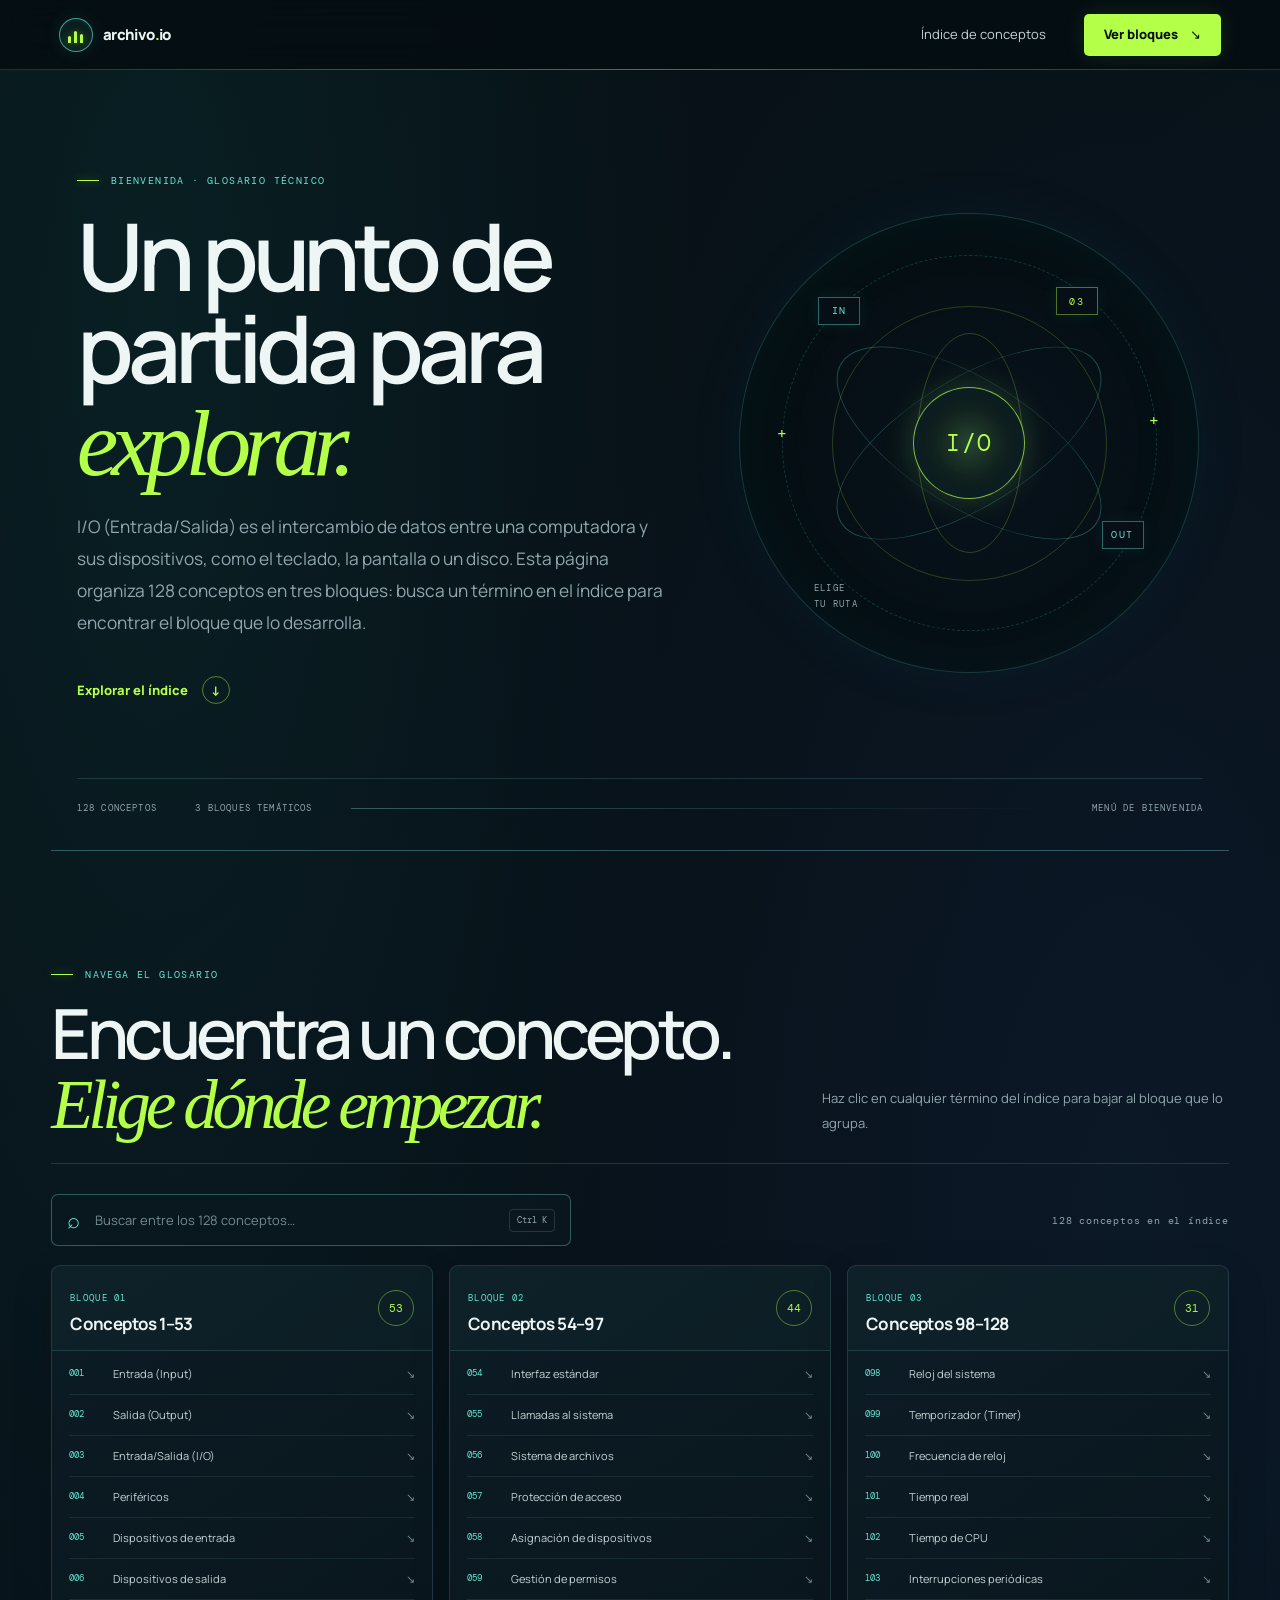
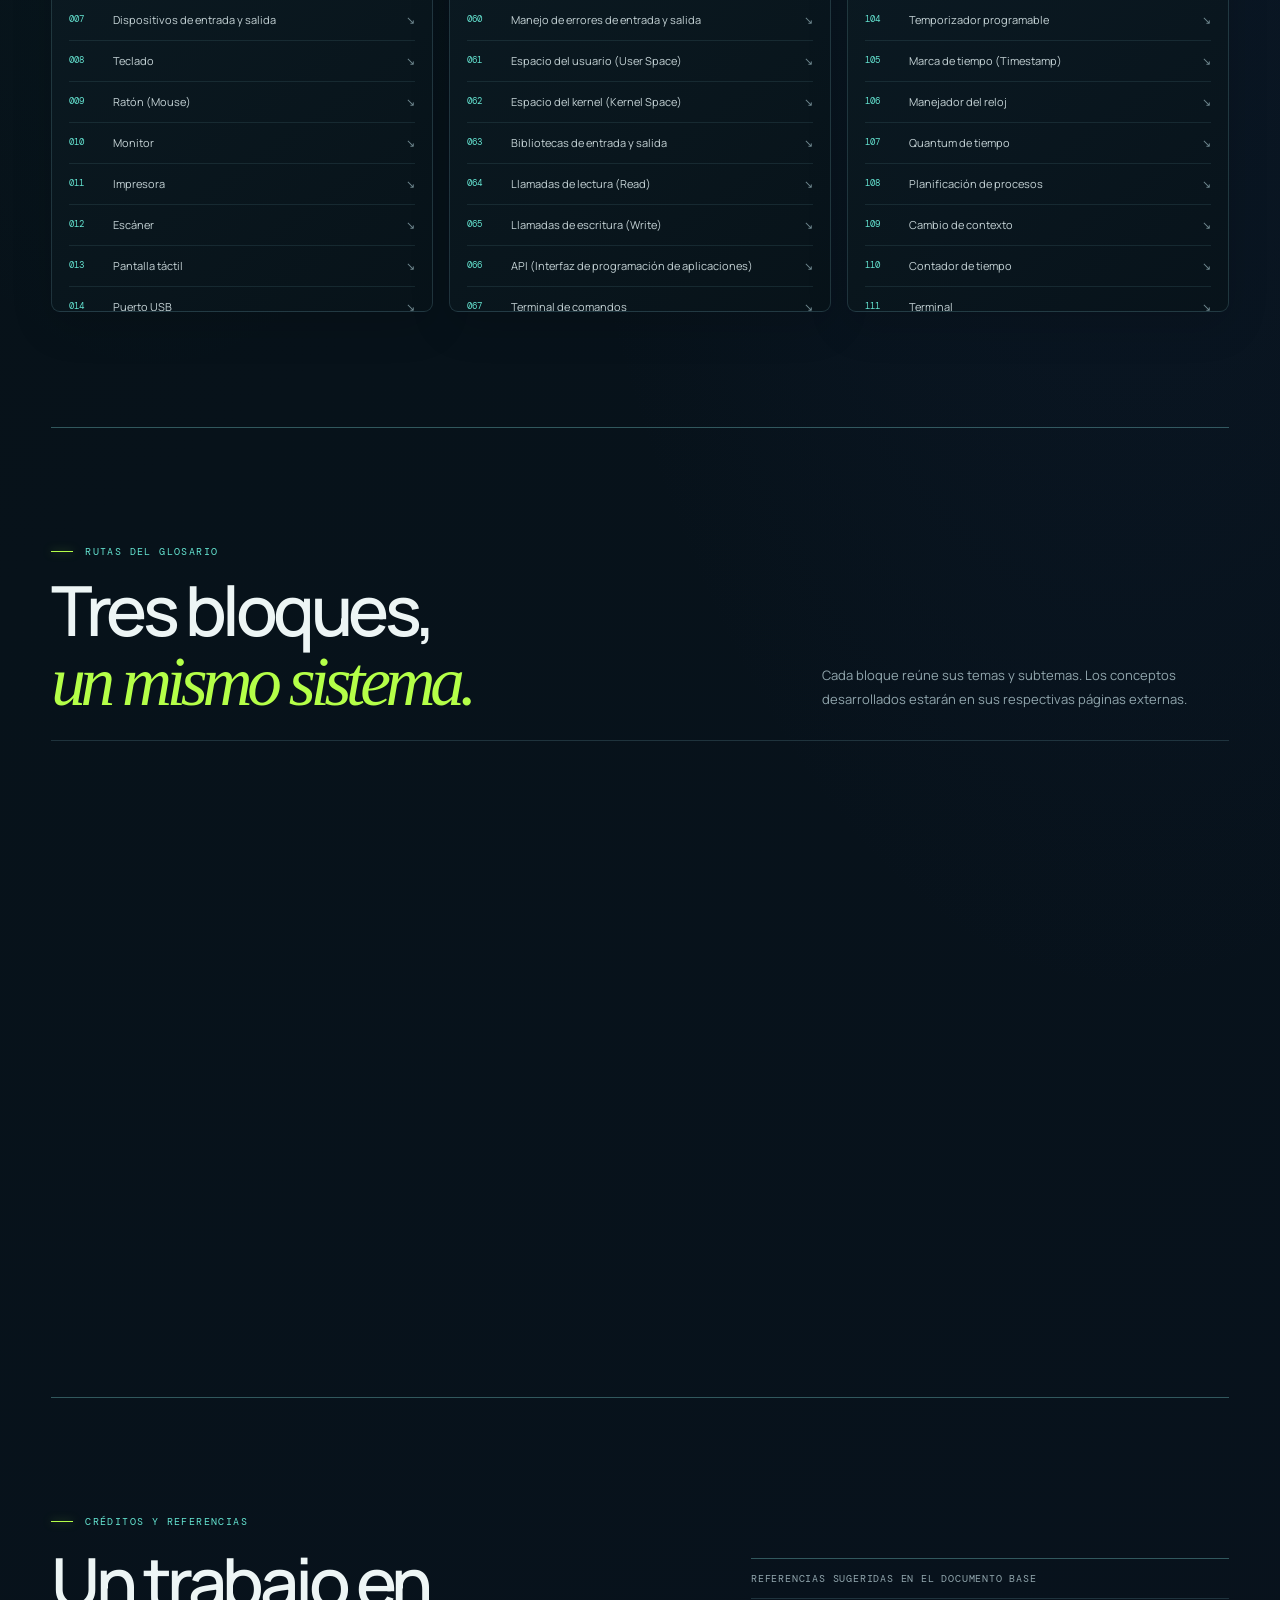
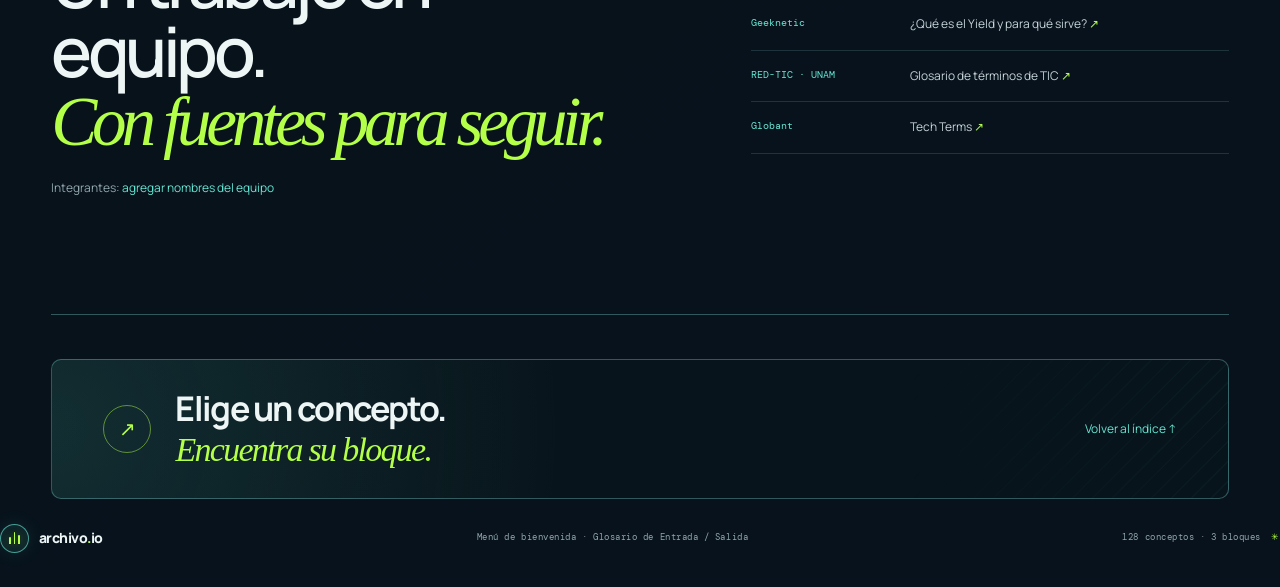
<file: index.html>
<!doctype html>
<html lang="es">
  <head>
    <meta charset="utf-8" />
    <meta name="viewport" content="width=device-width, initial-scale=1" />
    <meta name="theme-color" content="#f7f7f2" />
    <meta name="description" content="Menú de bienvenida e índice interactivo para los 128 conceptos del glosario de Entrada y Salida (I/O)." />
    <title>Glosario I/O — menú de bienvenida</title>
    <link rel="preconnect" href="https://fonts.googleapis.com" />
    <link rel="preconnect" href="https://fonts.gstatic.com" crossorigin />
    <link href="https://fonts.googleapis.com/css2?family=DM+Mono:wght@400;500&family=Manrope:wght@400;500;600;700;800&display=swap" rel="stylesheet" />
    <link rel="stylesheet" href="styles.css" />
    <script src="app.js" defer></script>
  </head>
  <body>
    <a class="skip-link" href="#indice">Saltar al índice</a>
    <header class="site-header">
      <a class="brand" href="#inicio" aria-label="Glosario I/O, inicio">
        <span class="brand-mark" aria-hidden="true"><span></span><span></span><span></span></span>
        <span>archivo<span class="brand-dot">.</span>io</span>
      </a>
      <nav class="top-nav" aria-label="Navegación principal">
        <a href="#indice">Índice de conceptos</a>
        <a class="nav-cta" href="#bloques">Ver bloques <span aria-hidden="true">↘</span></a>
      </nav>
    </header>

    <main id="inicio">
      <section class="hero" aria-labelledby="hero-title">
        <div class="hero-copy">
          <p class="eyebrow"><span class="eyebrow-line"></span> Bienvenida · Glosario técnico</p>
          <h1 id="hero-title">Un punto de<br />partida para <em>explorar.</em></h1>
          <p class="hero-description">I/O (Entrada/Salida) es el intercambio de datos entre una computadora y sus dispositivos, como el teclado, la pantalla o un disco. Esta página organiza 128 conceptos en tres bloques: busca un término en el índice para encontrar el bloque que lo desarrolla.</p>
          <a class="hero-link" href="#indice">Explorar el índice <span aria-hidden="true">↓</span></a>
        </div>
        <div class="hero-art" aria-hidden="true">
          <div class="art-orbit orbit-one"></div>
          <div class="art-orbit orbit-two"></div>
          <div class="art-orbit orbit-three"></div>
          <div class="art-core"><span>I/O</span></div>
          <span class="art-node node-a">IN</span>
          <span class="art-node node-b">OUT</span>
          <span class="art-node node-c">03</span>
          <span class="art-label">ELIGE<br />TU RUTA</span>
          <span class="art-cross cross-a">+</span>
          <span class="art-cross cross-b">+</span>
        </div>
        <div class="hero-meta"><span>128 CONCEPTOS</span><span>3 BLOQUES TEMÁTICOS</span><span class="meta-rule"></span><span>MENÚ DE BIENVENIDA</span></div>
      </section>

      <section class="index-section" id="indice" aria-labelledby="index-title">
        <div class="section-heading">
          <div>
            <p class="eyebrow"><span class="eyebrow-line"></span> Navega el glosario</p>
            <h2 id="index-title">Encuentra un concepto.<br /><em>Elige dónde empezar.</em></h2>
          </div>
          <p class="section-note">Haz clic en cualquier término del índice para bajar al bloque que lo agrupa.</p>
        </div>
        <div class="index-controls">
          <label class="index-search" for="concept-search">
            <span aria-hidden="true">⌕</span>
            <input id="concept-search" type="search" placeholder="Buscar entre los 128 conceptos…" autocomplete="off" />
            <kbd>Ctrl K</kbd>
          </label>
          <p class="index-search-summary" id="concept-search-summary" role="status">128 conceptos en el índice</p>
        </div>
        <div class="index-grid" id="index-grid"></div>
        <p class="index-empty" id="index-empty" hidden>No encontramos ese concepto. Prueba con otra palabra.</p>
      </section>

      <section class="blocks-section" id="bloques" aria-labelledby="blocks-title">
        <div class="section-heading blocks-heading">
          <div>
            <p class="eyebrow"><span class="eyebrow-line"></span> Rutas del glosario</p>
            <h2 id="blocks-title">Tres bloques,<br /><em>un mismo sistema.</em></h2>
          </div>
          <p class="section-note">Cada bloque reúne sus temas y subtemas. Los conceptos desarrollados estarán en sus respectivas páginas externas.</p>
        </div>
        <div class="block-grid">
          <article class="block-card block-card-lime" id="bloque-1" tabindex="-1" aria-labelledby="block-title-1">
            <div class="block-card-head"><span class="block-number">01</span><span class="block-range">CONCEPTOS 1 — 53</span></div>
            <h3 id="block-title-1">Bloque 1</h3>
            <p class="block-intro">Explora cómo los dispositivos se conectan con el sistema y cómo el software coordina el intercambio de información.</p>
            <div class="block-outline">
              <section class="block-topic">
                <h4>Principios de hardware de I/O</h4>
                <ul><li>Dispositivos de I/O</li><li>Controladores de dispositivos</li></ul>
              </section>
              <section class="block-topic">
                <h4>Principios de software de I/O</h4>
                <ul><li>Objetivos del software de I/O</li><li>Manejadores de interrupciones</li><li>Manejador de dispositivos</li></ul>
              </section>
            </div>
            <a class="block-link" href="bloque-1.html">Abrir página del bloque <span aria-hidden="true">↗</span></a>
          </article>

          <article class="block-card block-card-lilac" id="bloque-2" tabindex="-1" aria-labelledby="block-title-2">
            <div class="block-card-head"><span class="block-number">02</span><span class="block-range">CONCEPTOS 54 — 97</span></div>
            <h3 id="block-title-2">Bloque 2</h3>
            <p class="block-intro">Recorre las capas de software que conectan aplicaciones y dispositivos, junto con las opciones para almacenar datos.</p>
            <div class="block-outline">
              <section class="block-topic">
                <h4>Principios de software de I/O</h4>
                <ul><li>Software de I/O independiente de los dispositivos</li><li>Espacio del usuario para software de I/O</li><li>Discos RAM</li></ul>
              </section>
              <section class="block-topic">
                <h4>Discos</h4>
                <ul><li>Hardware de discos</li><li>Software para discos</li></ul>
              </section>
            </div>
            <a class="block-link" href="bloque-2.html">Abrir página del bloque <span aria-hidden="true">↗</span></a>
          </article>

          <article class="block-card block-card-peach" id="bloque-3" tabindex="-1" aria-labelledby="block-title-3">
            <div class="block-card-head"><span class="block-number">03</span><span class="block-range">CONCEPTOS 98 — 128</span></div>
            <h3 id="block-title-3">Bloque 3</h3>
            <p class="block-intro">Conoce cómo el sistema mide el tiempo, organiza procesos y permite la interacción a través de terminales.</p>
            <div class="block-outline">
              <section class="block-topic">
                <h4>Relojes</h4>
                <ul><li>Hardware de relojes</li><li>Software reloj</li><li>Manejador del reloj</li></ul>
              </section>
              <section class="block-topic">
                <h4>Terminales</h4>
                <ul><li>Hardware de terminales</li><li>Manejadores</li></ul>
              </section>
            </div>
            <a class="block-link" href="bloque-3.html">Abrir página del bloque <span aria-hidden="true">↗</span></a>
          </article>
        </div>
      </section>

      <section class="credits-section" id="creditos" aria-labelledby="credits-title">
        <div class="credits-copy">
          <p class="eyebrow"><span class="eyebrow-line"></span> Créditos y referencias</p>
          <h2 id="credits-title">Un trabajo en equipo.<br /><em>Con fuentes para seguir.</em></h2>
          <p class="team-credit">Integrantes: <span>agregar nombres del equipo</span></p>
        </div>
        <div class="reference-list">
          <h3>Referencias sugeridas en el documento base</h3>
          <a href="https://www.geeknetic.es/Yield/que-es-y-para-que-sirve" target="_blank" rel="noopener noreferrer"><span>Geeknetic</span><span>¿Qué es el Yield y para qué sirve? <b aria-hidden="true">↗</b></span></a>
          <a href="https://www.red-tic.unam.mx/glosario" target="_blank" rel="noopener noreferrer"><span>RED-TIC · UNAM</span><span>Glosario de términos de TIC <b aria-hidden="true">↗</b></span></a>
          <a href="https://www.globant.com/es/tech-terms" target="_blank" rel="noopener noreferrer"><span>Globant</span><span>Tech Terms <b aria-hidden="true">↗</b></span></a>
        </div>
      </section>

      <section class="closing-banner" aria-label="Cierre">
        <span class="closing-symbol" aria-hidden="true">↗</span>
        <p>Elige un concepto.<br /><em>Encuentra su bloque.</em></p>
        <a href="#indice">Volver al índice <span aria-hidden="true">↑</span></a>
      </section>
    </main>

    <footer class="site-footer">
      <a class="brand footer-brand" href="#inicio"><span class="brand-mark" aria-hidden="true"><span></span><span></span><span></span></span><span>archivo<span class="brand-dot">.</span>io</span></a>
      <span>Menú de bienvenida · Glosario de Entrada / Salida</span>
      <span>128 conceptos · 3 bloques <span class="footer-star">✳</span></span>
    </footer>
  </body>


</html>
</file>
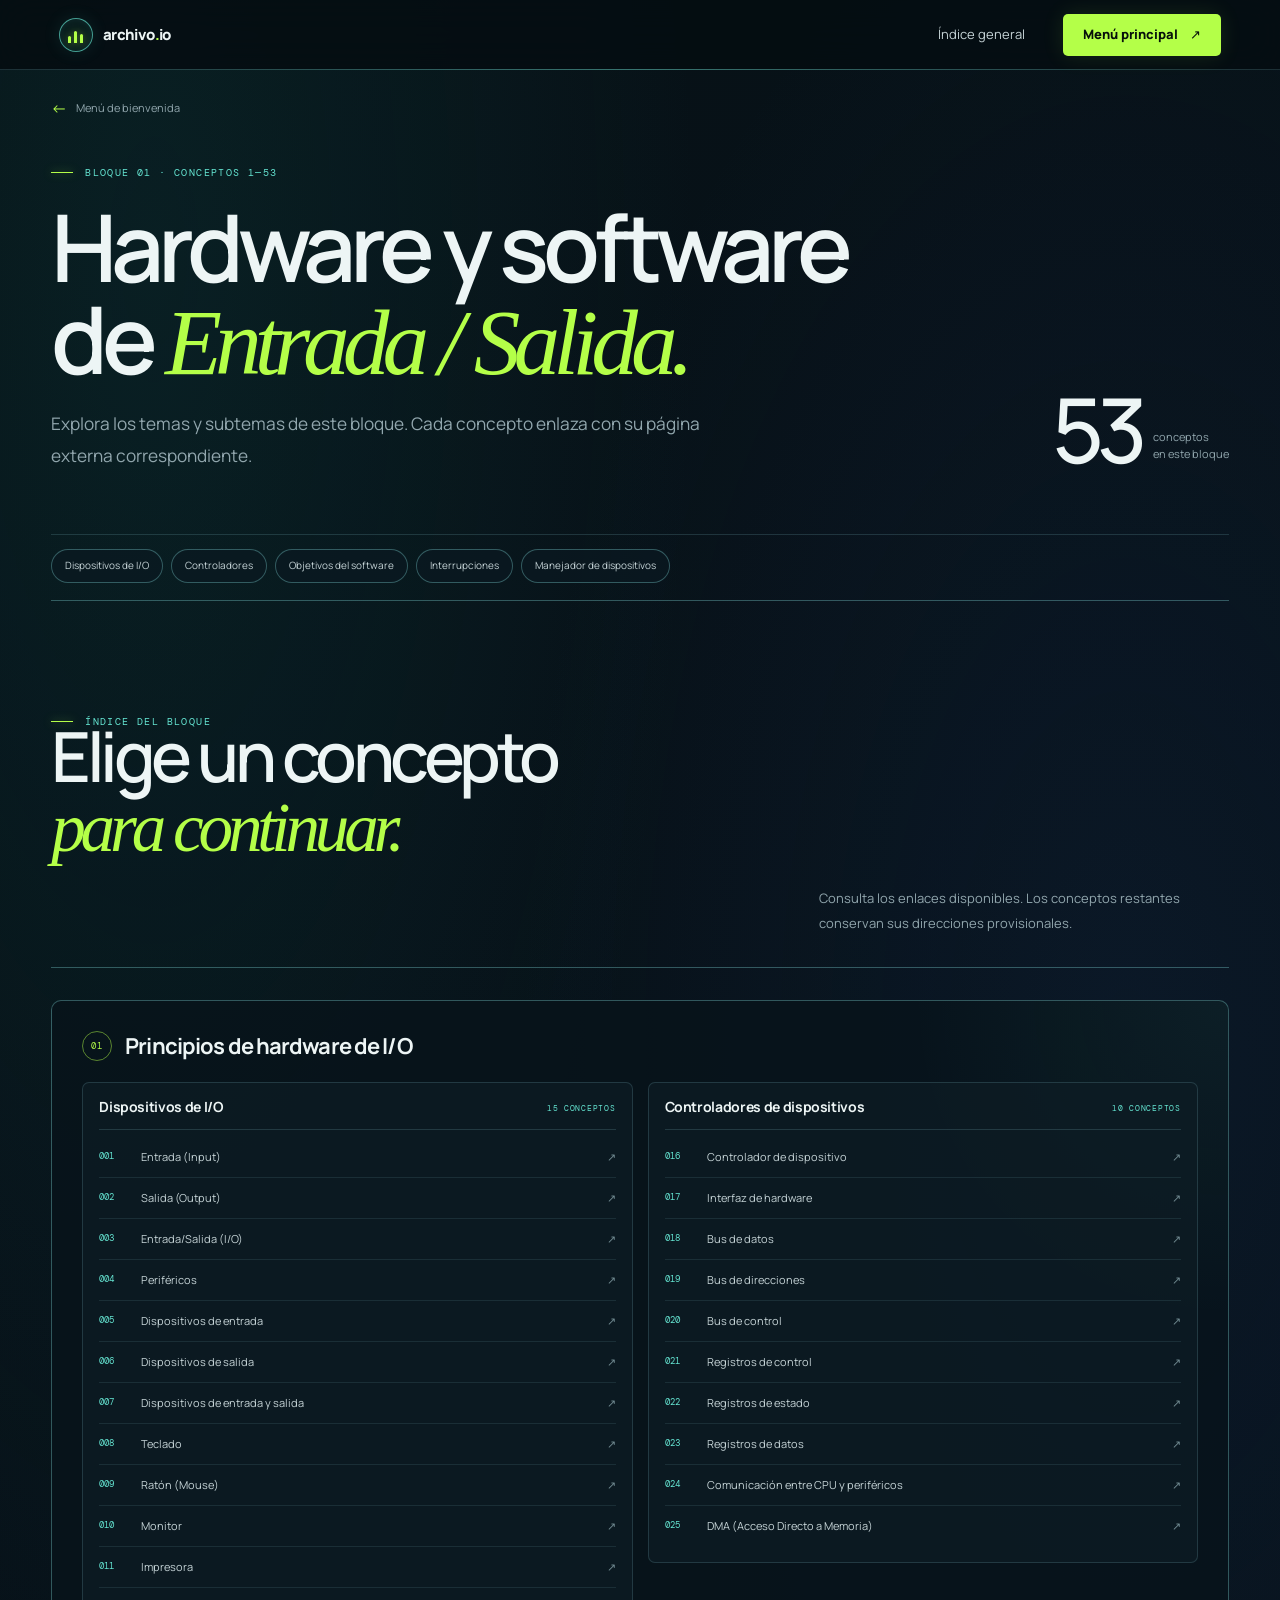
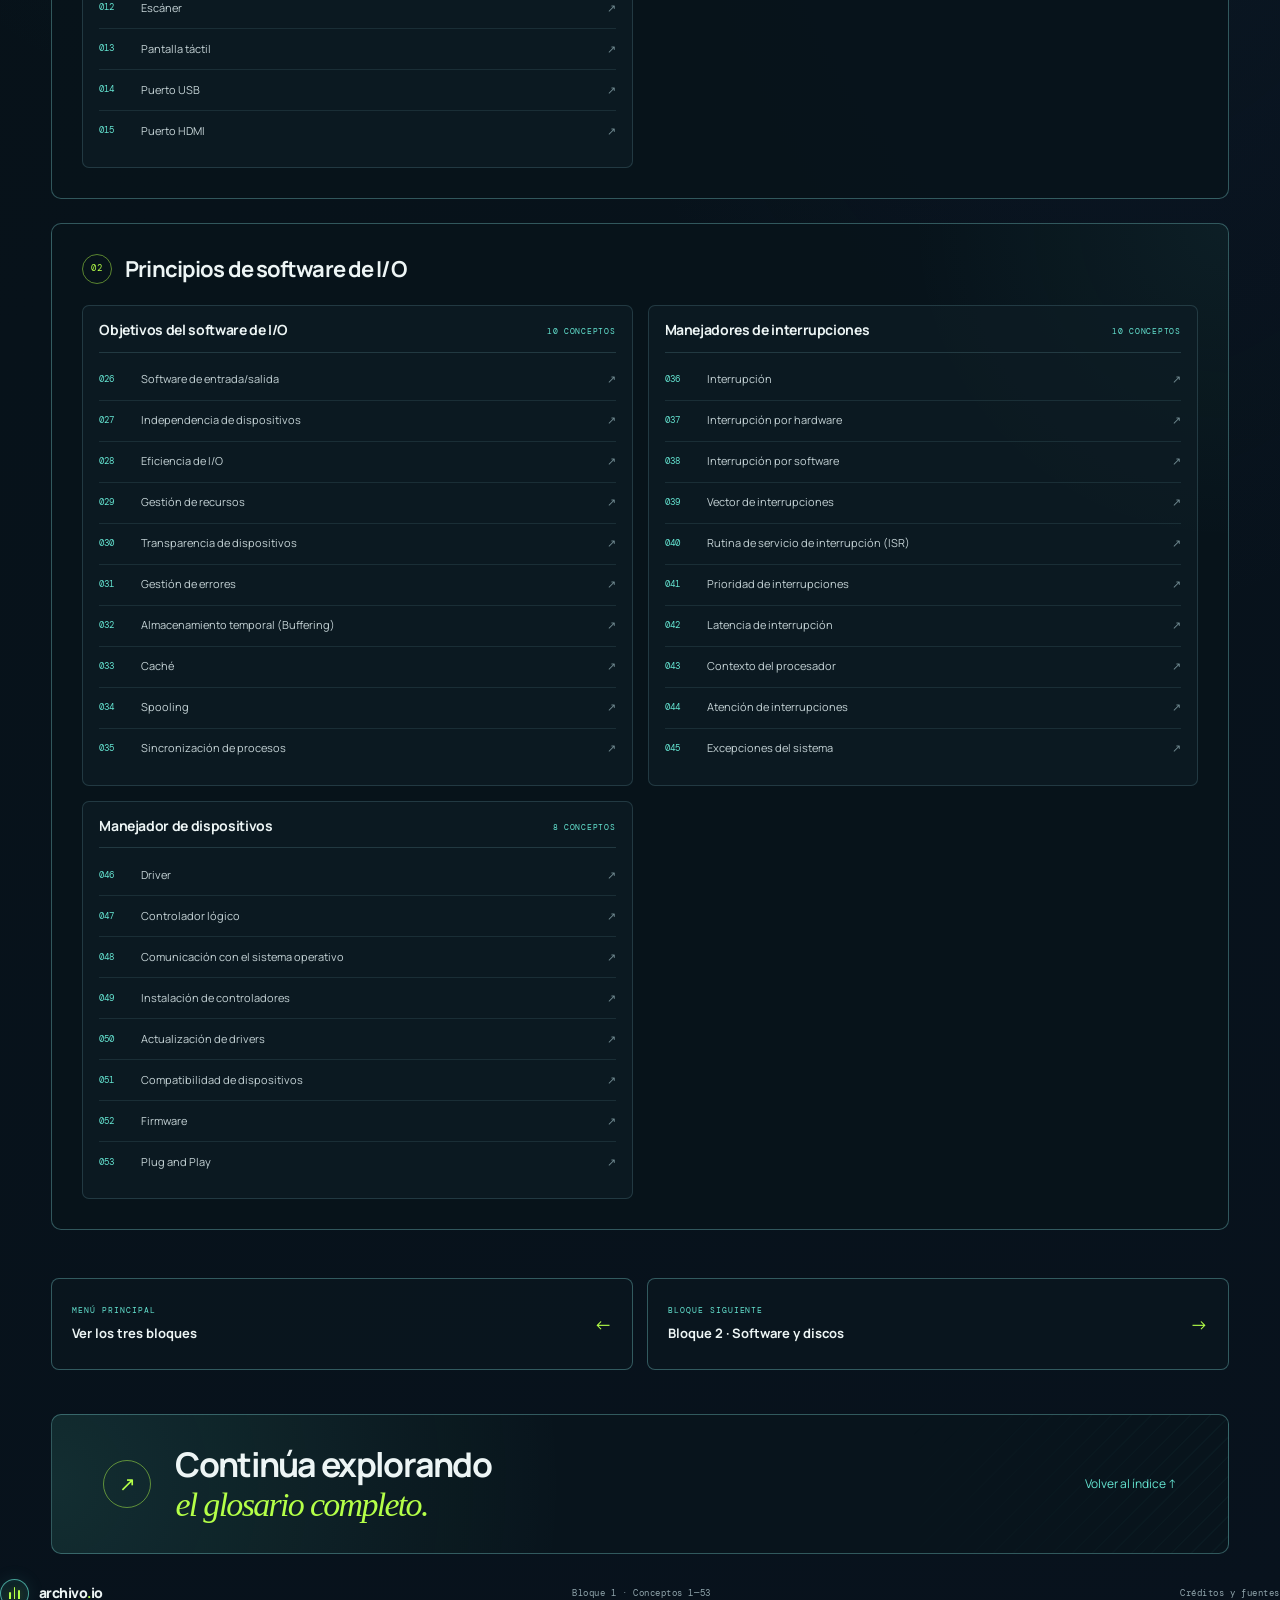
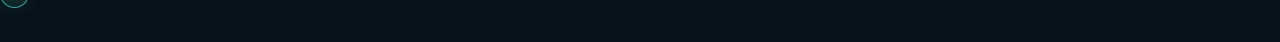
<file: bloque-1.html>
<!doctype html>
<html lang="es">
  <head>
    <meta charset="utf-8" />
    <meta name="viewport" content="width=device-width, initial-scale=1" />
    <meta name="theme-color" content="#f7f7f2" />
    <meta name="description" content="Índice de los conceptos 1 al 53 del Bloque 1 del glosario de Entrada y Salida." />
    <title>Bloque 1 — Hardware y software de I/O</title>
    <link rel="preconnect" href="https://fonts.googleapis.com" />
    <link rel="preconnect" href="https://fonts.gstatic.com" crossorigin />
    <link href="https://fonts.googleapis.com/css2?family=DM+Mono:wght@400;500&family=Manrope:wght@400;500;600;700;800&display=swap" rel="stylesheet" />
    <link rel="stylesheet" href="styles.css" />
    <script src="app.js" defer></script>
  </head>
  <body>
    <a class="skip-link" href="#conceptos">Saltar a los conceptos</a>
    <header class="site-header">
      <a class="brand" href="index.html" aria-label="Volver al menú principal">
        <span class="brand-mark" aria-hidden="true"><span></span><span></span><span></span></span>
        <span>archivo<span class="brand-dot">.</span>io</span>
      </a>
      <nav class="top-nav" aria-label="Navegación principal">
        <a href="index.html#indice">Índice general</a>
        <a class="nav-cta" href="index.html">Menú principal <span aria-hidden="true">↗</span></a>
      </nav>
    </header>

    <main>
      <section class="detail-hero" aria-labelledby="detail-title">
        <a class="back-link" href="index.html#bloque-1"><span aria-hidden="true">←</span> Menú de bienvenida</a>
        <div class="detail-hero-grid">
          <div>
            <p class="eyebrow"><span class="eyebrow-line"></span> Bloque 01 · Conceptos 1—53</p>
            <h1 id="detail-title">Hardware y software<br />de <em>Entrada / Salida.</em></h1>
            <p class="detail-hero-description">Explora los temas y subtemas de este bloque. Cada concepto enlaza con su página externa correspondiente.</p>
          </div>
          <div class="detail-stat"><strong>53</strong><span>conceptos<br />en este bloque</span></div>
        </div>
        <nav class="subtopic-nav" aria-label="Temas del Bloque 1">
          <a href="#tema-1-1">Dispositivos de I/O</a>
          <a href="#tema-1-2">Controladores</a>
          <a href="#tema-2-1">Objetivos del software</a>
          <a href="#tema-2-2">Interrupciones</a>
          <a href="#tema-2-3">Manejador de dispositivos</a>
        </nav>
      </section>

      <section class="detail-content" id="conceptos" aria-labelledby="concept-list-title">
        <div class="detail-content-heading">
          <div>
            <p class="eyebrow"><span class="eyebrow-line"></span> Índice del bloque</p>
            <h2 id="concept-list-title">Elige un concepto<br /><em>para continuar.</em></h2>
          </div>
          <p class="section-note">Consulta los enlaces disponibles. Los conceptos restantes conservan sus direcciones provisionales.</p>
        </div>
        <div class="block-detail-groups" id="block-concepts" data-block-number="1"></div>
        <script>
        (() => {
          const normalize = s => s.normalize("NFD").replace(/[\u0300-\u036f]/g,"").toLowerCase().replace(/[^a-z0-9]+/g," ").trim();
          const root = document.getElementById("block-concepts");
          const resources = [...document.querySelectorAll(".linked-resources li a")];
          function update() {
            for (const a of root.querySelectorAll("a")) {
              const label = normalize(a.textContent).replace(/^\d+ /,"").replace(/ (abrir|ver|consultar)( concepto| enlace)?$/,"");
              const match = resources.find(r => normalize(r.textContent) === label);
              if (match) { a.href = match.href; a.target = "_blank"; a.rel = "noopener noreferrer"; }
            }
          }
          new MutationObserver(update).observe(root, {childList:true,subtree:true});
          update();
        })();
        </script>
      </section>

      <nav class="block-pagination" aria-label="Navegación entre bloques">
        <a class="page-link page-link-prev" href="index.html#bloques"><span>MENÚ PRINCIPAL</span><strong>Ver los tres bloques</strong><b aria-hidden="true">←</b></a>
        <a class="page-link page-link-next" href="bloque-2.html"><span>BLOQUE SIGUIENTE</span><strong>Bloque 2 · Software y discos</strong><b aria-hidden="true">→</b></a>
      </nav>

      <section class="closing-banner" aria-label="Cierre">
        <span class="closing-symbol" aria-hidden="true">↗</span>
        <p>Continúa explorando<br /><em>el glosario completo.</em></p>
        <a href="index.html#indice">Volver al índice <span aria-hidden="true">↑</span></a>
      </section>
    </main>

    <footer class="site-footer">
      <a class="brand footer-brand" href="index.html"><span class="brand-mark" aria-hidden="true"><span></span><span></span><span></span></span><span>archivo<span class="brand-dot">.</span>io</span></a>
      <span>Bloque 1 · Conceptos 1—53</span>
      <a class="footer-credits" href="index.html#creditos">Créditos y fuentes</a>
    </footer>
  </body>
</html>
</file>
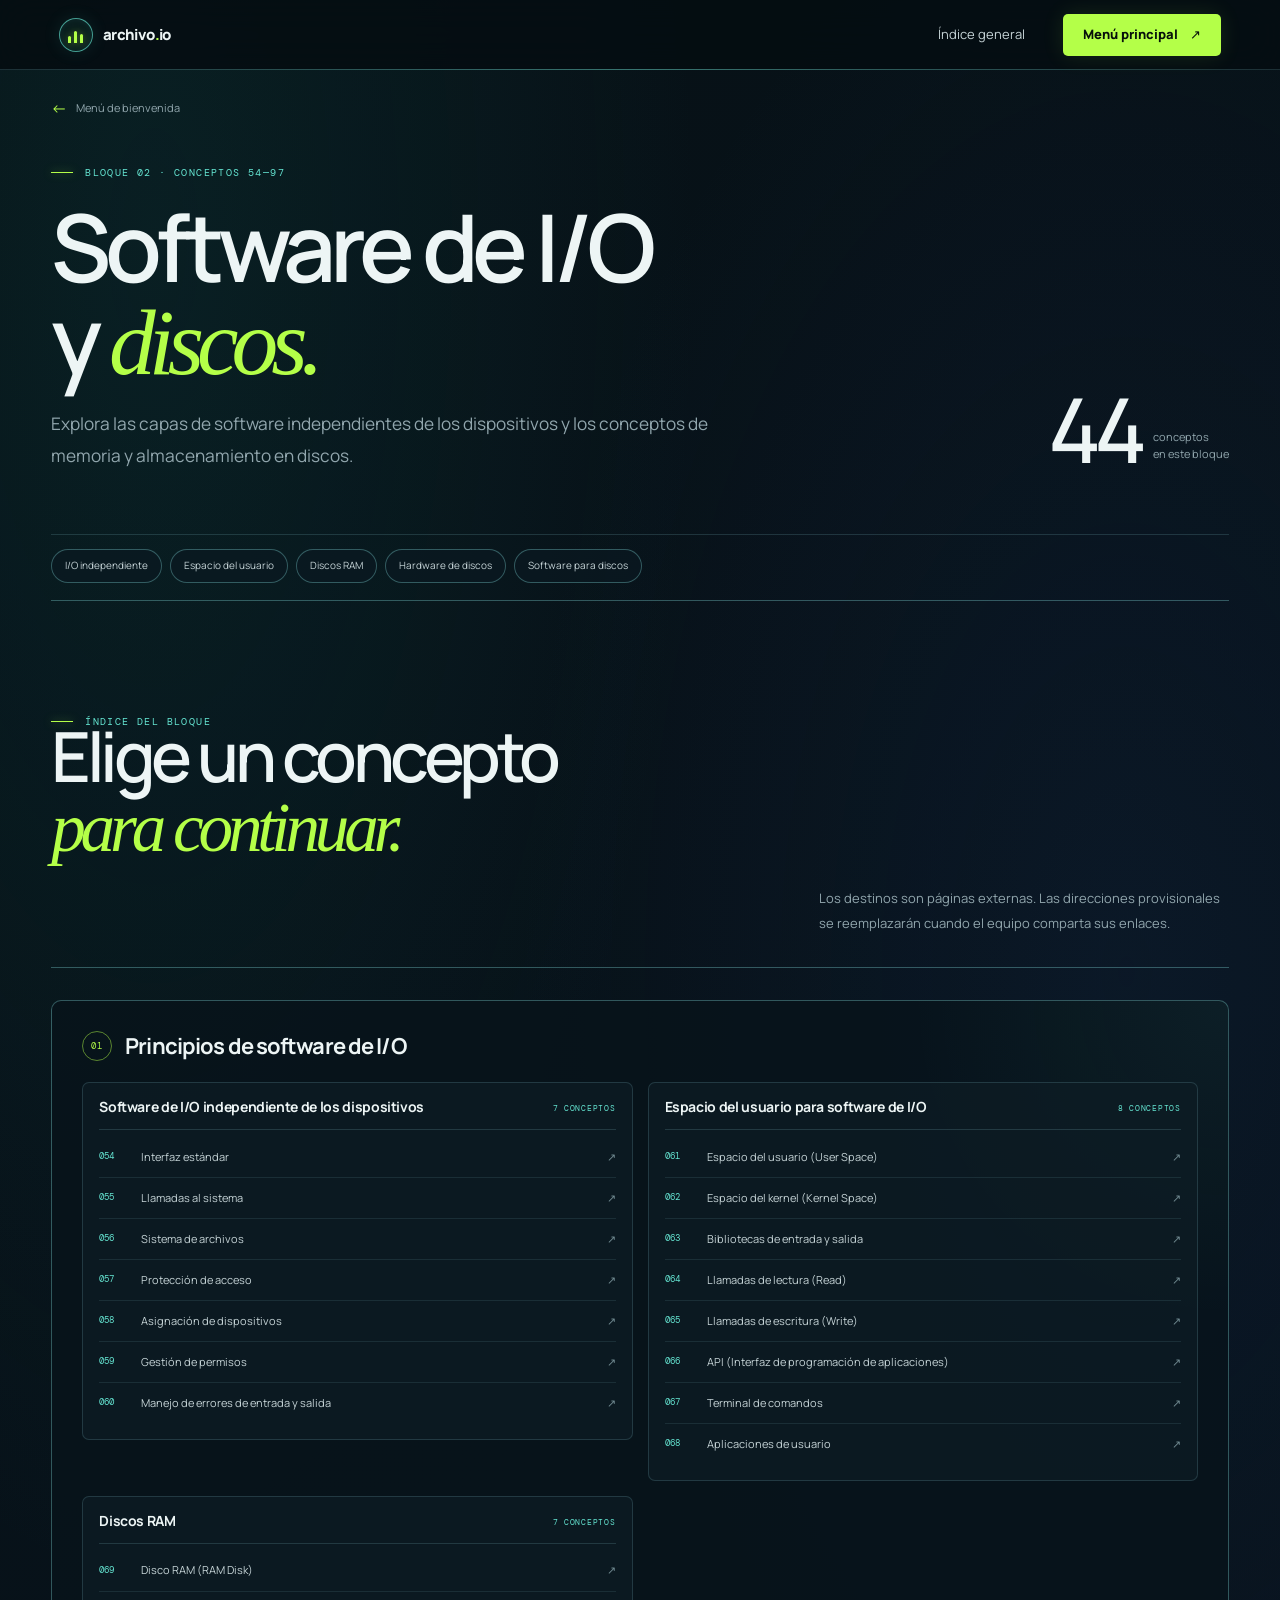
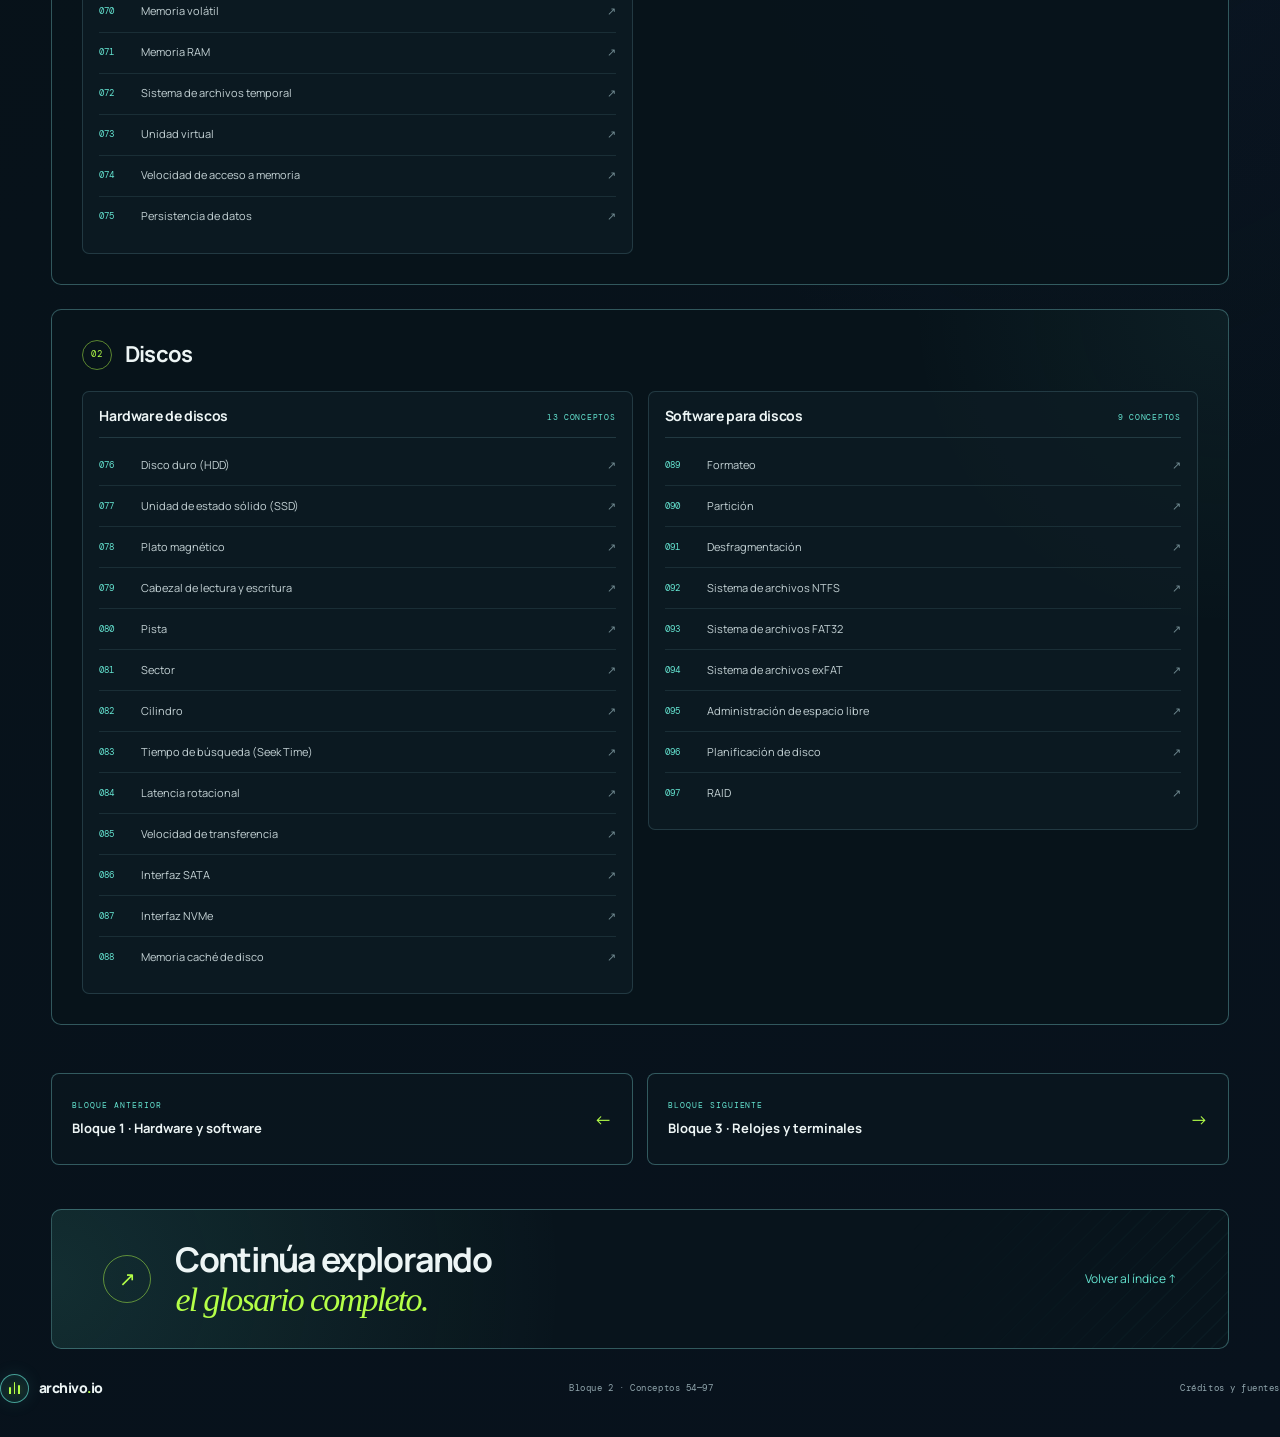
<file: bloque-2.html>
<!doctype html>
<html lang="es">
  <head>
    <meta charset="utf-8" />
    <meta name="viewport" content="width=device-width, initial-scale=1" />
    <meta name="theme-color" content="#f7f7f2" />
    <meta name="description" content="Índice de los conceptos 54 al 97 del Bloque 2 del glosario de Entrada y Salida." />
    <title>Bloque 2 — Software de I/O y discos</title>
    <link rel="preconnect" href="https://fonts.googleapis.com" />
    <link rel="preconnect" href="https://fonts.gstatic.com" crossorigin />
    <link href="https://fonts.googleapis.com/css2?family=DM+Mono:wght@400;500&family=Manrope:wght@400;500;600;700;800&display=swap" rel="stylesheet" />
    <link rel="stylesheet" href="styles.css" />
    <script src="app.js" defer></script>
  </head>
  <body>
    <a class="skip-link" href="#conceptos">Saltar a los conceptos</a>
    <header class="site-header">
      <a class="brand" href="index.html" aria-label="Volver al menú principal">
        <span class="brand-mark" aria-hidden="true"><span></span><span></span><span></span></span>
        <span>archivo<span class="brand-dot">.</span>io</span>
      </a>
      <nav class="top-nav" aria-label="Navegación principal">
        <a href="index.html#indice">Índice general</a>
        <a class="nav-cta" href="index.html">Menú principal <span aria-hidden="true">↗</span></a>
      </nav>
    </header>

    <main>
      <section class="detail-hero" aria-labelledby="detail-title">
        <a class="back-link" href="index.html#bloque-2"><span aria-hidden="true">←</span> Menú de bienvenida</a>
        <div class="detail-hero-grid">
          <div>
            <p class="eyebrow"><span class="eyebrow-line"></span> Bloque 02 · Conceptos 54—97</p>
            <h1 id="detail-title">Software de I/O<br />y <em>discos.</em></h1>
            <p class="detail-hero-description">Explora las capas de software independientes de los dispositivos y los conceptos de memoria y almacenamiento en discos.</p>
          </div>
          <div class="detail-stat"><strong>44</strong><span>conceptos<br />en este bloque</span></div>
        </div>
        <nav class="subtopic-nav" aria-label="Temas del Bloque 2">
          <a href="#tema-1-1">I/O independiente</a>
          <a href="#tema-1-2">Espacio del usuario</a>
          <a href="#tema-1-3">Discos RAM</a>
          <a href="#tema-2-1">Hardware de discos</a>
          <a href="#tema-2-2">Software para discos</a>
        </nav>
      </section>

      <section class="detail-content" id="conceptos" aria-labelledby="concept-list-title">
        <div class="detail-content-heading">
          <div>
            <p class="eyebrow"><span class="eyebrow-line"></span> Índice del bloque</p>
            <h2 id="concept-list-title">Elige un concepto<br /><em>para continuar.</em></h2>
          </div>
          <p class="section-note">Los destinos son páginas externas. Las direcciones provisionales se reemplazarán cuando el equipo comparta sus enlaces.</p>
        </div>
        <div class="block-detail-groups" id="block-concepts" data-block-number="2"></div>
      </section>

      <nav class="block-pagination" aria-label="Navegación entre bloques">
        <a class="page-link page-link-prev" href="bloque-1.html"><span>BLOQUE ANTERIOR</span><strong>Bloque 1 · Hardware y software</strong><b aria-hidden="true">←</b></a>
        <a class="page-link page-link-next" href="bloque-3.html"><span>BLOQUE SIGUIENTE</span><strong>Bloque 3 · Relojes y terminales</strong><b aria-hidden="true">→</b></a>
      </nav>

      <section class="closing-banner" aria-label="Cierre">
        <span class="closing-symbol" aria-hidden="true">↗</span>
        <p>Continúa explorando<br /><em>el glosario completo.</em></p>
        <a href="index.html#indice">Volver al índice <span aria-hidden="true">↑</span></a>
      </section>
    </main>

    <footer class="site-footer">
      <a class="brand footer-brand" href="index.html"><span class="brand-mark" aria-hidden="true"><span></span><span></span><span></span></span><span>archivo<span class="brand-dot">.</span>io</span></a>
      <span>Bloque 2 · Conceptos 54—97</span>
      <a class="footer-credits" href="index.html#creditos">Créditos y fuentes</a>
    </footer>
  </body>
</html>
</file>
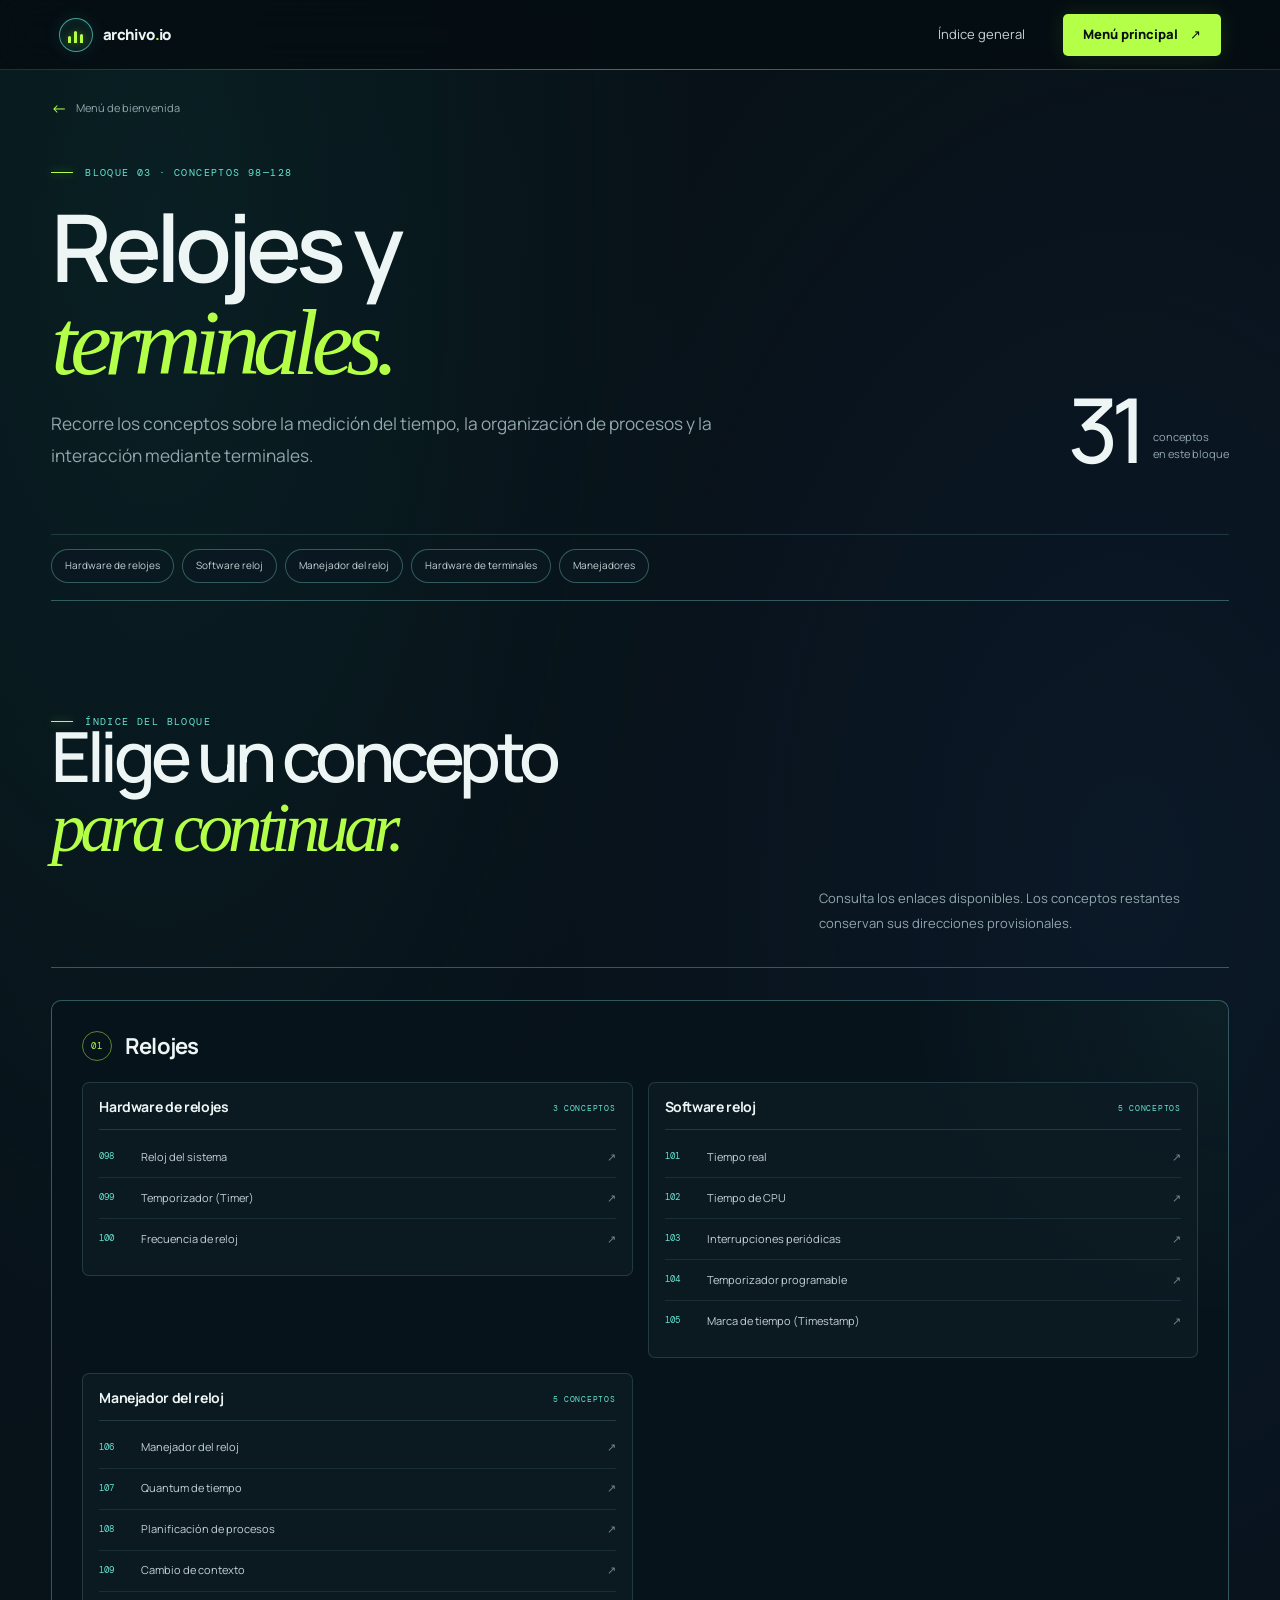
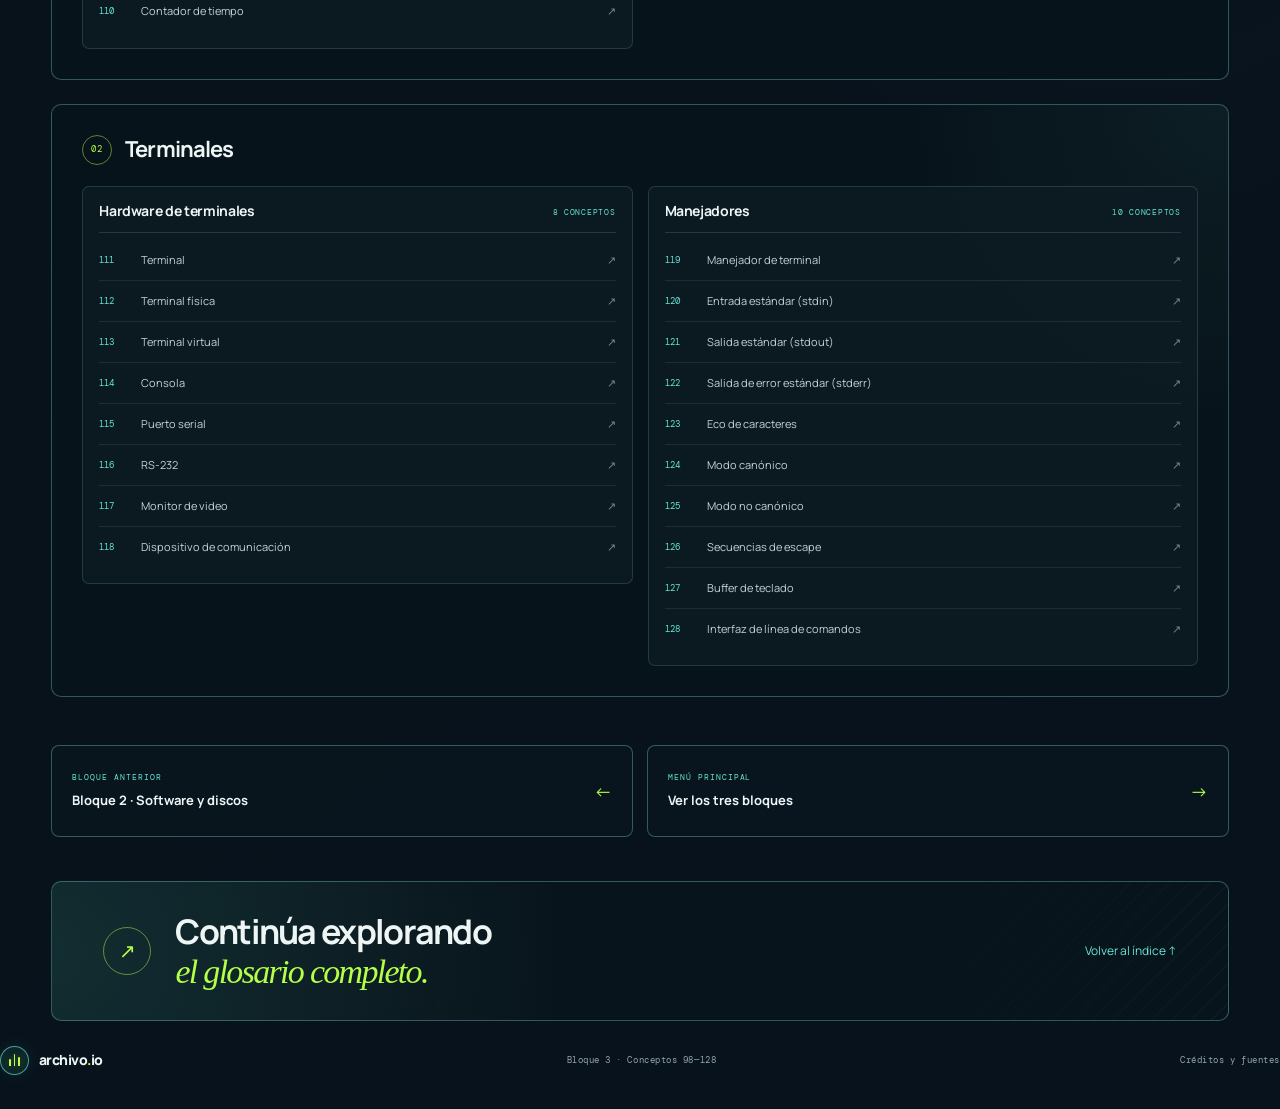
<file: bloque-3.html>
<!doctype html>
<html lang="es">
  <head>
    <meta charset="utf-8" />
    <meta name="viewport" content="width=device-width, initial-scale=1" />
    <meta name="theme-color" content="#f7f7f2" />
    <meta name="description" content="Índice de los conceptos 98 al 128 del Bloque 3 del glosario de Entrada y Salida." />
    <title>Bloque 3 — Relojes y terminales</title>
    <link rel="preconnect" href="https://fonts.googleapis.com" />
    <link rel="preconnect" href="https://fonts.gstatic.com" crossorigin />
    <link href="https://fonts.googleapis.com/css2?family=DM+Mono:wght@400;500&family=Manrope:wght@400;500;600;700;800&display=swap" rel="stylesheet" />
    <link rel="stylesheet" href="styles.css" />
    <script src="app.js" defer></script>
  </head>
  <body>
    <a class="skip-link" href="#conceptos">Saltar a los conceptos</a>
    <header class="site-header">
      <a class="brand" href="index.html" aria-label="Volver al menú principal">
        <span class="brand-mark" aria-hidden="true"><span></span><span></span><span></span></span>
        <span>archivo<span class="brand-dot">.</span>io</span>
      </a>
      <nav class="top-nav" aria-label="Navegación principal">
        <a href="index.html#indice">Índice general</a>
        <a class="nav-cta" href="index.html">Menú principal <span aria-hidden="true">↗</span></a>
      </nav>
    </header>

    <main>
      <section class="detail-hero" aria-labelledby="detail-title">
        <a class="back-link" href="index.html#bloque-3"><span aria-hidden="true">←</span> Menú de bienvenida</a>
        <div class="detail-hero-grid">
          <div>
            <p class="eyebrow"><span class="eyebrow-line"></span> Bloque 03 · Conceptos 98—128</p>
            <h1 id="detail-title">Relojes y<br /><em>terminales.</em></h1>
            <p class="detail-hero-description">Recorre los conceptos sobre la medición del tiempo, la organización de procesos y la interacción mediante terminales.</p>
          </div>
          <div class="detail-stat"><strong>31</strong><span>conceptos<br />en este bloque</span></div>
        </div>
        <nav class="subtopic-nav" aria-label="Temas del Bloque 3">
          <a href="#tema-1-1">Hardware de relojes</a>
          <a href="#tema-1-2">Software reloj</a>
          <a href="#tema-1-3">Manejador del reloj</a>
          <a href="#tema-2-1">Hardware de terminales</a>
          <a href="#tema-2-2">Manejadores</a>
        </nav>
      </section>

      <section class="detail-content" id="conceptos" aria-labelledby="concept-list-title">
        <div class="detail-content-heading">
          <div>
            <p class="eyebrow"><span class="eyebrow-line"></span> Índice del bloque</p>
            <h2 id="concept-list-title">Elige un concepto<br /><em>para continuar.</em></h2>
          </div>
          <p class="section-note">Consulta los enlaces disponibles. Los conceptos restantes conservan sus direcciones provisionales.</p>
        </div>
        <div class="block-detail-groups" id="block-concepts" data-block-number="3"></div>

        <script>
        (() => {
          const normalize = s => s.normalize("NFD").replace(/[\u0300-\u036f]/g,"").toLowerCase().replace(/[^a-z0-9]+/g," ").trim();
          const root = document.getElementById("block-concepts");
          const resources = [...document.querySelectorAll(".linked-resources li a")];
          function update() {
            for (const a of root.querySelectorAll("a")) {
              const label = normalize(a.textContent).replace(/^\d+ /,"").replace(/ (abrir|ver|consultar)( concepto| enlace)?$/,"");
              const match = resources.find(r => normalize(r.textContent) === label);
              if (match) { a.href = match.href; a.target = "_blank"; a.rel = "noopener noreferrer"; }
            }
          }
          new MutationObserver(update).observe(root, {childList:true,subtree:true});
          update();
        })();
        </script>
      </section>

      <nav class="block-pagination" aria-label="Navegación entre bloques">
        <a class="page-link page-link-prev" href="bloque-2.html"><span>BLOQUE ANTERIOR</span><strong>Bloque 2 · Software y discos</strong><b aria-hidden="true">←</b></a>
        <a class="page-link page-link-next" href="index.html#bloques"><span>MENÚ PRINCIPAL</span><strong>Ver los tres bloques</strong><b aria-hidden="true">→</b></a>
      </nav>

      <section class="closing-banner" aria-label="Cierre">
        <span class="closing-symbol" aria-hidden="true">↗</span>
        <p>Continúa explorando<br /><em>el glosario completo.</em></p>
        <a href="index.html#indice">Volver al índice <span aria-hidden="true">↑</span></a>
      </section>
    </main>

    <footer class="site-footer">
      <a class="brand footer-brand" href="index.html"><span class="brand-mark" aria-hidden="true"><span></span><span></span><span></span></span><span>archivo<span class="brand-dot">.</span>io</span></a>
      <span>Bloque 3 · Conceptos 98—128</span>
      <a class="footer-credits" href="index.html#creditos">Créditos y fuentes</a>
    </footer>
  </body>
</html>
</file>
<file: styles.css>
/* archivo.io — identidad visual tecnológica para el glosario de I/O */
:root {
  color-scheme: dark;
  --bg: #061016;
  --bg-deep: #04090d;
  --surface: rgba(10, 23, 31, 0.92);
  --surface-raised: #10212a;
  --surface-soft: #0c1a22;
  --line: rgba(126, 185, 192, 0.2);
  --line-strong: rgba(126, 211, 210, 0.36);
  --text: #edf5f5;
  --text-soft: #c5d3d6;
  --muted: #91a6ad;
  --lime: #b4ff48;
  --cyan: #65e5d2;
  --lilac: #b8a7ff;
  --peach: #ffad78;
  --mono: "DM Mono", Consolas, monospace;
  --sans: "Manrope", "Segoe UI", sans-serif;
  --content-width: 1360px;
  --radius: 14px;
  font-family: var(--sans);
  font-synthesis: none;
  text-rendering: optimizeLegibility;
}

* {
  box-sizing: border-box;
}

html {
  scroll-behavior: smooth;
  scroll-padding-top: 94px;
  background: var(--bg-deep);
}

body {
  min-width: 320px;
  margin: 0;
  overflow-x: hidden;
  color: var(--text);
  background:
    radial-gradient(ellipse at 12% 8%, rgba(19, 105, 100, 0.16), transparent 34rem),
    radial-gradient(ellipse at 88% 32%, rgba(35, 61, 120, 0.14), transparent 38rem),
    linear-gradient(145deg, #071116 0%, #07121a 47%, #08121d 100%);
  font-size: 15px;
  line-height: 1.7;
}

body::before {
  position: fixed;
  z-index: -1;
  inset: 0;
  pointer-events: none;
  content: "";
  opacity: 0.42;
  background-image:
    linear-gradient(rgba(100, 183, 188, 0.045) 1px, transparent 1px),
    linear-gradient(90deg, rgba(100, 183, 188, 0.045) 1px, transparent 1px),
    linear-gradient(rgba(100, 183, 188, 0.018) 1px, transparent 1px);
  background-size: 48px 48px, 48px 48px, 100% 4px;
}

body::after {
  position: fixed;
  z-index: -1;
  inset: 0;
  pointer-events: none;
  content: "";
  opacity: 0.13;
  background: repeating-linear-gradient(
    to bottom,
    transparent 0,
    transparent 3px,
    rgba(190, 235, 235, 0.08) 4px
  );
}

::selection {
  color: #07100b;
  background: var(--lime);
}

a {
  color: inherit;
  text-decoration: none;
}

button,
input {
  font: inherit;
}

button,
a,
input {
  -webkit-tap-highlight-color: transparent;
}

a:focus-visible,
input:focus-visible {
  outline: 2px solid var(--lime);
  outline-offset: 4px;
}

[hidden] {
  display: none !important;
}

.skip-link {
  position: fixed;
  z-index: 20;
  top: 12px;
  left: 12px;
  padding: 10px 16px;
  transform: translateY(-160%);
  border: 1px solid var(--lime);
  border-radius: 8px;
  color: #07100b;
  background: var(--lime);
  font-weight: 800;
}

.skip-link:focus {
  transform: translateY(0);
}

.site-header {
  position: sticky;
  z-index: 10;
  top: 0;
  display: flex;
  min-height: 70px;
  align-items: center;
  justify-content: space-between;
  gap: 24px;
  padding: 11px clamp(20px, 4.6vw, 72px);
  border-bottom: 1px solid var(--line);
  background: rgba(5, 13, 18, 0.88);
  backdrop-filter: blur(18px);
}

.site-header::after {
  position: absolute;
  right: 0;
  bottom: -1px;
  left: 0;
  height: 1px;
  content: "";
  background: linear-gradient(90deg, transparent, rgba(101, 229, 210, 0.38), transparent);
}

.brand {
  display: inline-flex;
  align-items: center;
  gap: 10px;
  color: var(--text);
  font-size: 15px;
  font-weight: 800;
  letter-spacing: -0.04em;
}

.brand-mark {
  position: relative;
  display: inline-flex;
  width: 34px;
  height: 34px;
  align-items: end;
  justify-content: center;
  gap: 3px;
  padding: 8px;
  overflow: hidden;
  border: 1px solid rgba(101, 229, 210, 0.65);
  border-radius: 50%;
  background: rgba(101, 229, 210, 0.06);
  box-shadow: 0 0 18px rgba(101, 229, 210, 0.1), inset 0 0 10px rgba(101, 229, 210, 0.08);
}

.brand-mark span {
  display: block;
  width: 3px;
  border-radius: 4px 4px 1px 1px;
  background: var(--lime);
  box-shadow: 0 0 8px rgba(180, 255, 72, 0.54);
}

.brand-mark span:nth-child(1) {
  height: 7px;
}

.brand-mark span:nth-child(2) {
  height: 12px;
}

.brand-mark span:nth-child(3) {
  height: 9px;
}

.brand-dot {
  color: var(--lime);
}

.top-nav {
  display: flex;
  align-items: center;
  gap: clamp(18px, 3vw, 44px);
  color: var(--text-soft);
  font-size: 13px;
}

.top-nav > a:not(.nav-cta) {
  transition: color 180ms ease;
}

.top-nav > a:not(.nav-cta):hover {
  color: var(--cyan);
}

.nav-cta {
  display: inline-flex;
  min-height: 42px;
  align-items: center;
  justify-content: center;
  gap: 12px;
  padding: 0 19px;
  border: 1px solid rgba(180, 255, 72, 0.8);
  border-radius: 5px;
  color: #07100b;
  background: var(--lime);
  box-shadow: 0 0 22px rgba(180, 255, 72, 0.11);
  font-weight: 800;
  transition: transform 180ms ease, box-shadow 180ms ease, background 180ms ease;
}

.nav-cta:hover {
  transform: translateY(-2px);
  background: #c2ff69;
  box-shadow: 0 0 28px rgba(180, 255, 72, 0.24);
}

main {
  width: min(var(--content-width), calc(100% - clamp(32px, 8vw, 120px)));
  margin: 0 auto;
}

h1,
h2,
h3,
h4,
p {
  margin-top: 0;
}

h1,
h2,
h3,
h4 {
  color: var(--text);
  line-height: 1.12;
}

h1,
h2 {
  letter-spacing: -0.065em;
}

h1 em,
h2 em {
  color: var(--lime);
  font-family: Georgia, "Times New Roman", serif;
  font-weight: 400;
  letter-spacing: -0.075em;
}

.hero {
  position: relative;
  display: grid;
  min-height: min(710px, calc(100vh - 70px));
  grid-template-columns: minmax(0, 1.12fr) minmax(280px, 0.88fr);
  align-items: center;
  gap: clamp(24px, 5vw, 80px);
  padding: clamp(54px, 8vw, 112px) clamp(8px, 2vw, 28px) 34px;
  border-bottom: 1px solid var(--line-strong);
}

.hero-copy {
  position: relative;
  z-index: 1;
  max-width: 720px;
}

.eyebrow {
  display: flex;
  align-items: center;
  gap: 12px;
  margin-bottom: 21px;
  color: var(--cyan);
  font-family: var(--mono);
  font-size: 10px;
  letter-spacing: 0.14em;
  line-height: 1.7;
  text-transform: uppercase;
}

.eyebrow-line {
  display: inline-block;
  width: 22px;
  height: 1px;
  flex: 0 0 22px;
  background: var(--lime);
  box-shadow: 0 0 9px rgba(180, 255, 72, 0.5);
}

.hero h1,
.detail-hero h1 {
  max-width: 820px;
  margin-bottom: 22px;
  font-size: clamp(3.2rem, 7.3vw, 7.1rem);
  font-weight: 600;
  line-height: 0.98;
}

.hero-description,
.detail-hero-description {
  max-width: 620px;
  margin-bottom: 27px;
  color: var(--muted);
  font-size: clamp(15px, 1.35vw, 18px);
  line-height: 1.85;
}

.hero-link {
  display: inline-flex;
  align-items: center;
  gap: 14px;
  padding: 10px 0;
  color: var(--lime);
  font-size: 13px;
  font-weight: 800;
}

.hero-link span {
  display: grid;
  width: 28px;
  height: 28px;
  place-items: center;
  border: 1px solid rgba(180, 255, 72, 0.45);
  border-radius: 50%;
  transition: transform 180ms ease, background 180ms ease;
}

.hero-link:hover span {
  transform: translateY(3px);
  background: rgba(180, 255, 72, 0.12);
}

.hero-art {
  position: relative;
  width: min(100%, 460px);
  aspect-ratio: 1;
  justify-self: center;
  border: 1px solid rgba(101, 229, 210, 0.2);
  border-radius: 50%;
  background:
    radial-gradient(circle at 50% 50%, rgba(72, 202, 180, 0.12), transparent 22%),
    radial-gradient(circle at 50% 50%, rgba(4, 13, 17, 0.08), rgba(4, 13, 17, 0.76) 65%);
  box-shadow: inset 0 0 70px rgba(24, 137, 126, 0.08), 0 0 55px rgba(15, 102, 97, 0.08);
}

.hero-art::before,
.hero-art::after {
  position: absolute;
  inset: 9%;
  border: 1px dashed rgba(101, 229, 210, 0.18);
  border-radius: 50%;
  content: "";
}

.hero-art::after {
  inset: 20%;
  border-style: solid;
  border-color: rgba(180, 255, 72, 0.2);
}

.art-orbit {
  position: absolute;
  inset: 17%;
  border: 1px solid rgba(101, 229, 210, 0.3);
  border-radius: 50%;
  transform: rotate(-32deg) scaleY(0.42);
}

.orbit-one {
  transform: rotate(-32deg) scaleY(0.42);
  animation: orbit-spin-one 22s linear infinite;
}

.orbit-two {
  transform: rotate(32deg) scaleY(0.42);
  animation: orbit-spin-two 28s linear infinite reverse;
}

.orbit-three {
  inset: 26%;
  border-color: rgba(180, 255, 72, 0.3);
  transform: rotate(90deg) scaleY(0.48);
  animation: orbit-spin-three 34s linear infinite;
}

.art-core {
  position: absolute;
  top: 50%;
  left: 50%;
  display: grid;
  width: 112px;
  height: 112px;
  place-items: center;
  transform: translate(-50%, -50%);
  border: 1px solid rgba(180, 255, 72, 0.72);
  border-radius: 50%;
  color: var(--lime);
  background: radial-gradient(circle, rgba(180, 255, 72, 0.14), rgba(8, 19, 25, 0.96) 70%);
  box-shadow: 0 0 35px rgba(180, 255, 72, 0.16), inset 0 0 24px rgba(101, 229, 210, 0.1);
  font-family: var(--mono);
  font-size: 23px;
  letter-spacing: 0.08em;
}

.art-node,
.art-label,
.art-cross {
  position: absolute;
  color: var(--cyan);
  font-family: var(--mono);
  font-size: 10px;
  letter-spacing: 0.15em;
}

.art-node {
  display: grid;
  min-width: 42px;
  height: 28px;
  place-items: center;
  border: 1px solid rgba(101, 229, 210, 0.42);
  background: rgba(6, 16, 22, 0.9);
  box-shadow: 0 0 18px rgba(101, 229, 210, 0.08);
}

.node-a {
  top: 18%;
  left: 17%;
}

.node-b {
  right: 12%;
  bottom: 27%;
}

.node-c {
  right: 22%;
  top: 16%;
  color: var(--lime);
  border-color: rgba(180, 255, 72, 0.42);
}

.art-label {
  bottom: 13%;
  left: 16%;
  color: var(--muted);
  font-size: 9px;
  line-height: 1.8;
}

.art-cross {
  color: var(--lime);
  font-size: 16px;
}

.cross-a {
  top: 45%;
  left: 8%;
}

.cross-b {
  right: 8%;
  top: 42%;
}

.hero-meta {
  display: flex;
  grid-column: 1 / -1;
  align-items: center;
  gap: clamp(14px, 3vw, 42px);
  padding-top: 22px;
  border-top: 1px solid var(--line);
  color: var(--muted);
  font-family: var(--mono);
  font-size: 9px;
  letter-spacing: 0.13em;
}

.meta-rule {
  width: 100%;
  height: 1px;
  flex: 1;
  background: linear-gradient(90deg, var(--line-strong), transparent);
}

.index-section,
.blocks-section,
.credits-section {
  padding: clamp(64px, 9vw, 116px) 0;
  border-bottom: 1px solid var(--line-strong);
}

.section-heading {
  display: grid;
  grid-template-columns: minmax(0, 1fr) minmax(220px, 0.55fr);
  align-items: end;
  gap: 32px;
  margin-bottom: 30px;
  padding-bottom: 24px;
  border-bottom: 1px solid var(--line);
}

.section-heading .eyebrow {
  margin-bottom: 16px;
}

.section-heading h2,
.credits-copy h2,
.detail-content-heading h2 {
  margin-bottom: 0;
  font-size: clamp(2.8rem, 5.4vw, 5rem);
  font-weight: 550;
  line-height: 0.99;
}

.section-note {
  max-width: 440px;
  margin: 0 0 4px auto;
  color: var(--muted);
  font-size: 13px;
  line-height: 1.9;
}

.index-controls {
  display: flex;
  align-items: center;
  justify-content: space-between;
  gap: 20px;
  margin-bottom: 19px;
}

.index-search {
  display: flex;
  width: min(100%, 520px);
  min-height: 52px;
  align-items: center;
  gap: 13px;
  padding: 0 15px;
  border: 1px solid var(--line-strong);
  border-radius: 7px;
  color: var(--cyan);
  background: rgba(10, 24, 32, 0.8);
  transition: border-color 180ms ease, box-shadow 180ms ease;
}

.index-search:focus-within {
  border-color: var(--lime);
  box-shadow: 0 0 0 3px rgba(180, 255, 72, 0.08), 0 0 24px rgba(180, 255, 72, 0.07);
}

.index-search > span {
  font-size: 22px;
  line-height: 1;
}

.index-search input {
  width: 100%;
  min-width: 0;
  border: 0;
  outline: 0;
  color: var(--text);
  background: transparent;
  font-size: 13px;
}

.index-search input::placeholder {
  color: #748a91;
}

.index-search kbd {
  flex: 0 0 auto;
  padding: 3px 7px;
  border: 1px solid var(--line);
  border-radius: 4px;
  color: var(--muted);
  font-family: var(--mono);
  font-size: 9px;
}

.index-search-summary {
  margin: 0;
  color: var(--muted);
  font-family: var(--mono);
  font-size: 10px;
  letter-spacing: 0.08em;
}

.index-grid {
  display: grid;
  grid-template-columns: repeat(3, minmax(0, 1fr));
  align-items: start;
  gap: 16px;
}

.index-card {
  min-width: 0;
  overflow: hidden;
  border: 1px solid var(--line);
  border-radius: 9px;
  background: linear-gradient(145deg, rgba(13, 29, 38, 0.94), rgba(8, 19, 26, 0.94));
  box-shadow: 0 14px 42px rgba(0, 0, 0, 0.14);
}

.index-card-heading {
  display: flex;
  align-items: center;
  justify-content: space-between;
  gap: 12px;
  padding: 17px 18px;
  border-bottom: 1px solid var(--line);
  background: rgba(101, 229, 210, 0.025);
}

.index-block-label,
.block-range,
.block-number,
.detail-topic-number {
  color: var(--cyan);
  font-family: var(--mono);
  font-size: 9px;
  letter-spacing: 0.14em;
}

.index-card-heading h3 {
  margin: 5px 0 0;
  font-size: 17px;
  letter-spacing: -0.035em;
}

.index-total {
  display: grid;
  width: 36px;
  height: 36px;
  flex: 0 0 auto;
  place-items: center;
  border: 1px solid rgba(180, 255, 72, 0.42);
  border-radius: 50%;
  color: var(--lime);
  font-family: var(--mono);
  font-size: 11px;
}

.index-list {
  max-height: 560px;
  margin: 0;
  padding: 3px 17px 10px;
  overflow: auto;
  list-style: none;
  scrollbar-color: rgba(101, 229, 210, 0.32) transparent;
  scrollbar-width: thin;
}

.index-list li {
  border-bottom: 1px solid rgba(126, 185, 192, 0.12);
}

.index-list li:last-child {
  border-bottom: 0;
}

.index-link {
  display: grid;
  min-height: 40px;
  grid-template-columns: 35px minmax(0, 1fr) 18px;
  align-items: center;
  gap: 9px;
  color: var(--text-soft);
  font-size: 11px;
  line-height: 1.45;
  transition: color 160ms ease, padding 160ms ease, background 160ms ease;
}

.index-link:hover {
  padding-right: 5px;
  padding-left: 5px;
  color: var(--lime);
  background: rgba(180, 255, 72, 0.045);
}

.index-concept-number,
.detail-concept-number {
  color: var(--cyan);
  font-family: var(--mono);
  font-size: 9px;
}

.index-link-arrow,
.detail-concept-arrow {
  color: #718a91;
  text-align: right;
  transition: color 160ms ease, transform 160ms ease;
}

.index-link:hover .index-link-arrow,
.detail-concept-link:hover .detail-concept-arrow {
  transform: translate(2px, -2px);
  color: var(--lime);
}

.index-empty {
  margin: 18px 0 0;
  padding: 18px;
  border: 1px dashed var(--line-strong);
  border-radius: 8px;
  color: var(--muted);
  text-align: center;
}

.blocks-heading {
  margin-bottom: 25px;
}

.block-grid {
  display: grid;
  grid-template-columns: repeat(3, minmax(0, 1fr));
  align-items: stretch;
  gap: 16px;
}

.block-card {
  --card-accent: var(--lime);
  position: relative;
  display: flex;
  min-width: 0;
  min-height: 100%;
  flex-direction: column;
  padding: clamp(20px, 2vw, 29px);
  overflow: hidden;
  border: 1px solid var(--line-strong);
  border-radius: 10px;
  background:
    radial-gradient(circle at 100% 0, color-mix(in srgb, var(--card-accent) 8%, transparent), transparent 17rem),
    linear-gradient(150deg, rgba(14, 30, 39, 0.98), rgba(7, 17, 24, 0.98));
  box-shadow: 0 18px 48px rgba(0, 0, 0, 0.16);
  transition: transform 200ms ease, border-color 200ms ease, box-shadow 200ms ease;
}

.block-card::after {
  position: absolute;
  top: 0;
  left: 0;
  width: 3px;
  height: 100%;
  content: "";
  background: var(--card-accent);
  box-shadow: 0 0 16px color-mix(in srgb, var(--card-accent) 65%, transparent);
}

.block-card:hover {
  transform: translateY(-4px);
  border-color: color-mix(in srgb, var(--card-accent) 60%, var(--line));
  box-shadow: 0 22px 54px rgba(0, 0, 0, 0.25);
}

.block-card-lime {
  --card-accent: var(--lime);
}

.block-card-lilac {
  --card-accent: var(--lilac);
}

.block-card-peach {
  --card-accent: var(--peach);
}

.block-card-head {
  display: flex;
  align-items: center;
  justify-content: space-between;
  gap: 12px;
  margin-bottom: 22px;
}

.block-number {
  display: grid;
  width: 38px;
  height: 38px;
  place-items: center;
  border: 1px solid color-mix(in srgb, var(--card-accent) 62%, transparent);
  border-radius: 50%;
  color: var(--card-accent);
}

.block-range {
  color: var(--muted);
  text-align: right;
}

.block-card h3 {
  margin-bottom: 11px;
  font-size: 28px;
  letter-spacing: -0.055em;
}

.block-intro {
  min-height: 74px;
  margin-bottom: 22px;
  color: var(--muted);
  font-size: 12px;
  line-height: 1.8;
}

.block-outline {
  display: grid;
  gap: 16px;
  margin-bottom: 22px;
}

.block-topic {
  padding-top: 14px;
  border-top: 1px solid var(--line);
}

.block-topic h4 {
  margin-bottom: 9px;
  color: var(--text);
  font-size: 12px;
}

.block-topic ul {
  display: grid;
  gap: 5px;
  margin: 0;
  padding-left: 17px;
  color: var(--muted);
  font-size: 11px;
}

.block-topic li::marker {
  color: var(--card-accent, var(--cyan));
}

.block-link {
  display: flex;
  align-items: center;
  justify-content: space-between;
  gap: 14px;
  margin-top: auto;
  padding: 13px 0 0;
  border-top: 1px solid var(--line);
  color: var(--card-accent);
  font-size: 12px;
  font-weight: 800;
}

.block-link span {
  font-size: 17px;
  transition: transform 180ms ease;
}

.block-link:hover span {
  transform: translate(3px, -3px);
}

.credits-section {
  display: grid;
  grid-template-columns: minmax(0, 1fr) minmax(280px, 0.8fr);
  align-items: center;
  gap: clamp(40px, 8vw, 120px);
}

.credits-copy .eyebrow {
  margin-bottom: 18px;
}

.credits-copy h2 {
  margin-bottom: 22px;
}

.team-credit {
  margin: 0;
  color: var(--muted);
  font-size: 12px;
}

.team-credit span {
  color: var(--cyan);
}

.reference-list {
  border-top: 1px solid var(--line-strong);
}

.reference-list h3 {
  padding: 14px 0;
  margin: 0;
  border-bottom: 1px solid var(--line);
  color: var(--muted);
  font-family: var(--mono);
  font-size: 10px;
  font-weight: 400;
  letter-spacing: 0.08em;
  text-transform: uppercase;
}

.reference-list a {
  display: grid;
  grid-template-columns: minmax(100px, 0.45fr) minmax(0, 1fr);
  gap: 16px;
  padding: 15px 0;
  border-bottom: 1px solid var(--line);
  color: var(--text-soft);
  font-size: 12px;
  transition: color 160ms ease, padding 160ms ease;
}

.reference-list a span:first-child {
  color: var(--cyan);
  font-family: var(--mono);
  font-size: 10px;
}

.reference-list a:hover {
  padding-right: 6px;
  padding-left: 6px;
  color: var(--lime);
}

.reference-list b {
  color: var(--lime);
  font-weight: 400;
}

.closing-banner {
  position: relative;
  display: flex;
  min-height: 140px;
  align-items: center;
  justify-content: space-between;
  gap: 24px;
  margin: 44px 0 0;
  padding: 25px clamp(22px, 4vw, 58px);
  overflow: hidden;
  border: 1px solid var(--line-strong);
  border-radius: 10px;
  background:
    radial-gradient(circle at 0 50%, rgba(101, 229, 210, 0.12), transparent 32rem),
    rgba(9, 21, 28, 0.86);
}

.closing-banner::after {
  position: absolute;
  top: 0;
  right: 0;
  width: 30%;
  height: 100%;
  content: "";
  opacity: 0.3;
  background: repeating-linear-gradient(135deg, transparent 0 12px, rgba(101, 229, 210, 0.12) 13px 14px);
  mask-image: linear-gradient(90deg, transparent, #000);
  pointer-events: none;
}

.closing-symbol {
  display: grid;
  width: 48px;
  height: 48px;
  flex: 0 0 auto;
  place-items: center;
  border: 1px solid rgba(180, 255, 72, 0.48);
  border-radius: 50%;
  color: var(--lime);
  font-size: 20px;
}

.closing-banner p {
  margin: 0 auto 0 0;
  font-size: clamp(20px, 3vw, 34px);
  font-weight: 700;
  letter-spacing: -0.05em;
  line-height: 1.15;
}

.closing-banner p em {
  color: var(--lime);
  font-family: Georgia, "Times New Roman", serif;
  font-weight: 400;
}

.closing-banner > a {
  position: relative;
  z-index: 1;
  color: var(--cyan);
  font-size: 12px;
}

.closing-banner > a:hover {
  color: var(--lime);
}

.site-footer {
  display: flex;
  min-height: 88px;
  align-items: center;
  justify-content: space-between;
  gap: 20px;
  padding: 20px 0 30px;
  color: var(--muted);
  font-family: var(--mono);
  font-size: 9px;
  letter-spacing: 0.06em;
}

.footer-brand {
  font-family: var(--sans);
  font-size: 14px;
  letter-spacing: -0.04em;
}

.footer-brand .brand-mark {
  width: 29px;
  height: 29px;
}

.footer-star {
  margin-left: 5px;
  color: var(--lime);
}

/* Páginas de cada bloque */
.detail-hero {
  padding: 25px 0 0;
  border-bottom: 1px solid var(--line-strong);
}

.back-link {
  display: inline-flex;
  align-items: center;
  gap: 9px;
  margin: 0 0 42px;
  color: var(--muted);
  font-size: 11px;
  transition: color 160ms ease;
}

.back-link:hover {
  color: var(--cyan);
}

.back-link span {
  color: var(--lime);
  font-size: 16px;
}

.detail-hero-grid {
  display: grid;
  grid-template-columns: minmax(0, 1fr) auto;
  align-items: end;
  gap: 34px;
  padding-bottom: clamp(34px, 5vw, 62px);
}

.detail-hero-grid > div:first-child {
  min-width: 0;
}

.detail-hero .eyebrow {
  margin-bottom: 20px;
}

.detail-hero h1 {
  max-width: 900px;
  margin-bottom: 20px;
}

.detail-hero-description {
  max-width: 690px;
  margin-bottom: 0;
}

.detail-stat {
  display: flex;
  align-items: end;
  gap: 13px;
  padding-bottom: 8px;
}

.detail-stat strong {
  color: var(--text);
  font-size: clamp(3.5rem, 7vw, 6.2rem);
  font-weight: 500;
  letter-spacing: -0.08em;
  line-height: 0.8;
}

.detail-stat span {
  padding-bottom: 2px;
  color: var(--muted);
  font-size: 11px;
  line-height: 1.5;
}

.subtopic-nav {
  display: flex;
  flex-wrap: wrap;
  gap: 8px;
  padding: 14px 0 17px;
  border-top: 1px solid var(--line);
}

.subtopic-nav a {
  min-height: 34px;
  padding: 7px 13px;
  border: 1px solid var(--line-strong);
  border-radius: 999px;
  color: var(--text-soft);
  background: rgba(11, 25, 33, 0.7);
  font-size: 10px;
  transition: border-color 160ms ease, color 160ms ease, background 160ms ease;
}

.subtopic-nav a:hover {
  border-color: var(--lime);
  color: var(--lime);
  background: rgba(180, 255, 72, 0.06);
}

.detail-content {
  padding: clamp(65px, 9vw, 112px) 0 20px;
}

.detail-content-heading {
  display: grid;
  grid-template-columns: minmax(0, 1fr) minmax(240px, 0.55fr);
  align-items: end;
  gap: 24px;
  margin-bottom: 32px;
  padding-bottom: 28px;
  border-bottom: 1px solid var(--line-strong);
}

.detail-content-heading .eyebrow {
  grid-column: 1 / -1;
  margin: 0 0 -8px;
}

.detail-content-heading h2 {
  grid-column: 1;
}

.detail-content-heading .section-note {
  grid-column: 2;
  grid-row: 2;
}

.block-detail-groups {
  display: grid;
  gap: 24px;
}

.detail-topic {
  min-width: 0;
  padding: clamp(18px, 2.4vw, 30px);
  border: 1px solid var(--line-strong);
  border-radius: 10px;
  background:
    radial-gradient(circle at 100% 0, rgba(101, 229, 210, 0.055), transparent 20rem),
    rgba(8, 20, 27, 0.83);
}

.detail-topic-heading {
  display: flex;
  align-items: center;
  gap: 13px;
  margin-bottom: 21px;
}

.detail-topic-number {
  display: grid;
  width: 30px;
  height: 30px;
  flex: 0 0 auto;
  place-items: center;
  border: 1px solid rgba(180, 255, 72, 0.48);
  border-radius: 50%;
  color: var(--lime);
}

.detail-topic-heading h2 {
  margin: 0;
  font-size: clamp(17px, 2vw, 22px);
  letter-spacing: -0.04em;
}

.detail-subtopic-grid {
  display: grid;
  grid-template-columns: repeat(2, minmax(0, 1fr));
  align-items: start;
  gap: 15px;
}

.detail-subtopic {
  min-width: 0;
  padding: 16px;
  border: 1px solid var(--line);
  border-radius: 7px;
  background: rgba(14, 29, 37, 0.75);
}

.detail-subtopic-heading {
  display: flex;
  align-items: start;
  justify-content: space-between;
  gap: 12px;
  margin-bottom: 7px;
  padding-bottom: 13px;
  border-bottom: 1px solid var(--line);
}

.detail-subtopic-heading h3 {
  margin: 0;
  font-size: 14px;
  letter-spacing: -0.025em;
}

.detail-subtopic-heading span {
  flex: 0 0 auto;
  padding-top: 3px;
  color: var(--cyan);
  font-family: var(--mono);
  font-size: 8px;
  letter-spacing: 0.09em;
}

.detail-concept-list {
  margin: 0;
  padding: 0;
  list-style: none;
}

.detail-concept-list li {
  border-bottom: 1px solid rgba(126, 185, 192, 0.13);
}

.detail-concept-list li:last-child {
  border-bottom: 0;
}

.detail-concept-link {
  display: grid;
  min-height: 40px;
  grid-template-columns: 34px minmax(0, 1fr) 18px;
  align-items: center;
  gap: 8px;
  color: var(--text-soft);
  font-size: 11px;
  line-height: 1.5;
  transition: color 160ms ease, padding 160ms ease, background 160ms ease;
}

.detail-concept-link:hover {
  padding-right: 5px;
  padding-left: 5px;
  color: var(--lime);
  background: rgba(180, 255, 72, 0.045);
}

.block-pagination {
  display: grid;
  grid-template-columns: repeat(2, minmax(0, 1fr));
  gap: 14px;
  margin: 28px 0 0;
}

.page-link {
  display: grid;
  min-height: 92px;
  grid-template-columns: minmax(0, 1fr) auto;
  align-content: center;
  align-items: center;
  gap: 4px 18px;
  padding: 18px 20px;
  border: 1px solid var(--line-strong);
  border-radius: 8px;
  background: rgba(10, 23, 31, 0.82);
  transition: border-color 180ms ease, transform 180ms ease, background 180ms ease;
}

.page-link:hover {
  transform: translateY(-2px);
  border-color: var(--lime);
  background: rgba(15, 33, 40, 0.96);
}

.page-link span {
  color: var(--cyan);
  font-family: var(--mono);
  font-size: 8px;
  letter-spacing: 0.12em;
}

.page-link strong {
  font-size: 13px;
  font-weight: 700;
}

.page-link b {
  grid-column: 2;
  grid-row: 1 / span 2;
  color: var(--lime);
  font-size: 18px;
  font-weight: 400;
}

/* Aparición suave de los grupos al entrar en pantalla */
.reveal-pending {
  opacity: 0;
  transform: translateY(14px);
}

.reveal-pending.is-visible {
  opacity: 1;
  transform: translateY(0);
  transition:
    opacity 440ms ease var(--reveal-delay, 0ms),
    transform 440ms cubic-bezier(0.2, 0.75, 0.25, 1) var(--reveal-delay, 0ms);
}

@keyframes orbit-spin-one {
  from { transform: rotate(-32deg) scaleY(0.42); }
  to { transform: rotate(328deg) scaleY(0.42); }
}

@keyframes orbit-spin-two {
  from { transform: rotate(32deg) scaleY(0.42); }
  to { transform: rotate(392deg) scaleY(0.42); }
}

@keyframes orbit-spin-three {
  from { transform: rotate(90deg) scaleY(0.48); }
  to { transform: rotate(450deg) scaleY(0.48); }
}
@media (max-width: 1050px) {
  .index-grid,
  .block-grid {
    grid-template-columns: repeat(2, minmax(0, 1fr));
  }

  .block-card:last-child {
    grid-column: 1 / -1;
  }

  .hero {
    grid-template-columns: minmax(0, 1fr) minmax(240px, 0.75fr);
  }

  .hero-art {
    width: min(100%, 360px);
  }
}

@media (max-width: 760px) {
  html {
    scroll-padding-top: 80px;
  }

  .site-header {
    min-height: 64px;
    padding: 9px 18px;
  }

  .brand {
    font-size: 14px;
  }

  .brand-mark {
    width: 31px;
    height: 31px;
  }

  .top-nav {
    gap: 12px;
    font-size: 11px;
  }

  .nav-cta {
    min-height: 38px;
    gap: 7px;
    padding: 0 11px;
    font-size: 10px;
  }

  main {
    width: calc(100% - 36px);
  }

  .hero {
    min-height: auto;
    grid-template-columns: minmax(0, 1fr);
    gap: 30px;
    padding: 60px 0 24px;
  }

  .hero h1,
  .detail-hero h1 {
    font-size: clamp(3rem, 12vw, 5.5rem);
  }

  .hero-art {
    width: min(70vw, 330px);
  }

  .hero-meta {
    flex-wrap: wrap;
    gap: 10px 17px;
    font-size: 8px;
  }

  .meta-rule {
    min-width: 50px;
  }

  .section-heading,
  .credits-section,
  .detail-content-heading {
    grid-template-columns: minmax(0, 1fr);
    gap: 16px;
  }

  .section-note,
  .detail-content-heading .section-note {
    grid-column: auto;
    grid-row: auto;
    margin: 0;
  }

  .index-grid,
  .block-grid {
    grid-template-columns: minmax(0, 1fr);
  }

  .block-card:last-child {
    grid-column: auto;
  }

  .index-list {
    max-height: 440px;
  }

  .detail-hero-grid {
    grid-template-columns: minmax(0, 1fr);
    gap: 25px;
  }

  .detail-stat {
    justify-self: start;
  }

  .back-link {
    margin-bottom: 34px;
  }

  .detail-subtopic-grid {
    grid-template-columns: minmax(0, 1fr);
  }

  .detail-content-heading h2,
  .detail-content-heading .eyebrow {
    grid-column: auto;
  }

  .closing-banner {
    flex-wrap: wrap;
  }

  .closing-banner p {
    flex: 1 1 calc(100% - 74px);
  }

  .closing-banner > a {
    margin-left: 62px;
  }
}

@media (max-width: 480px) {
  body {
    font-size: 14px;
  }

  .site-header {
    gap: 12px;
  }

  .top-nav {
    gap: 9px;
    font-size: 10px;
  }

  .nav-cta {
    min-height: 35px;
    padding: 0 9px;
  }

  .top-nav > a:not(.nav-cta) {
    max-width: 76px;
    line-height: 1.25;
  }

  main {
    width: calc(100% - 28px);
  }

  .hero {
    padding-top: 48px;
  }

  .eyebrow {
    font-size: 8px;
    letter-spacing: 0.1em;
  }

  .hero h1,
  .detail-hero h1 {
    font-size: clamp(2.65rem, 13vw, 4rem);
  }

  .section-heading h2,
  .credits-copy h2,
  .detail-content-heading h2 {
    font-size: clamp(2.45rem, 11vw, 3.5rem);
  }

  .index-controls {
    align-items: stretch;
    flex-direction: column;
    gap: 10px;
  }

  .index-search {
    min-height: 48px;
  }

  .index-search kbd {
    display: none;
  }

  .index-search-summary {
    font-size: 9px;
  }

  .detail-hero-grid {
    padding-bottom: 32px;
  }

  .detail-stat strong {
    font-size: 4.5rem;
  }

  .subtopic-nav {
    gap: 7px;
  }

  .subtopic-nav a {
    font-size: 9px;
  }

  .detail-topic {
    padding: 14px;
  }

  .detail-subtopic {
    padding: 13px;
  }

  .detail-subtopic-heading {
    flex-direction: column;
    gap: 4px;
  }

  .block-pagination {
    grid-template-columns: minmax(0, 1fr);
  }

  .credits-section {
    padding-top: 62px;
  }

  .reference-list a {
    grid-template-columns: 1fr;
    gap: 5px;
  }

  .closing-banner {
    gap: 14px;
    padding: 18px;
  }

  .closing-symbol {
    width: 40px;
    height: 40px;
  }

  .closing-banner p {
    flex-basis: calc(100% - 58px);
    font-size: 21px;
  }

  .closing-banner > a {
    margin-left: 54px;
  }

  .site-footer {
    flex-wrap: wrap;
  }
}

@media (prefers-reduced-motion: reduce) {
  *,
  *::before,
  *::after {
    scroll-behavior: auto !important;
    animation-duration: 0.01ms !important;
    animation-iteration-count: 1 !important;
    transition-duration: 0.01ms !important;
  }

  .reveal-pending {
    opacity: 1;
    transform: none;
  }
}
</file>
